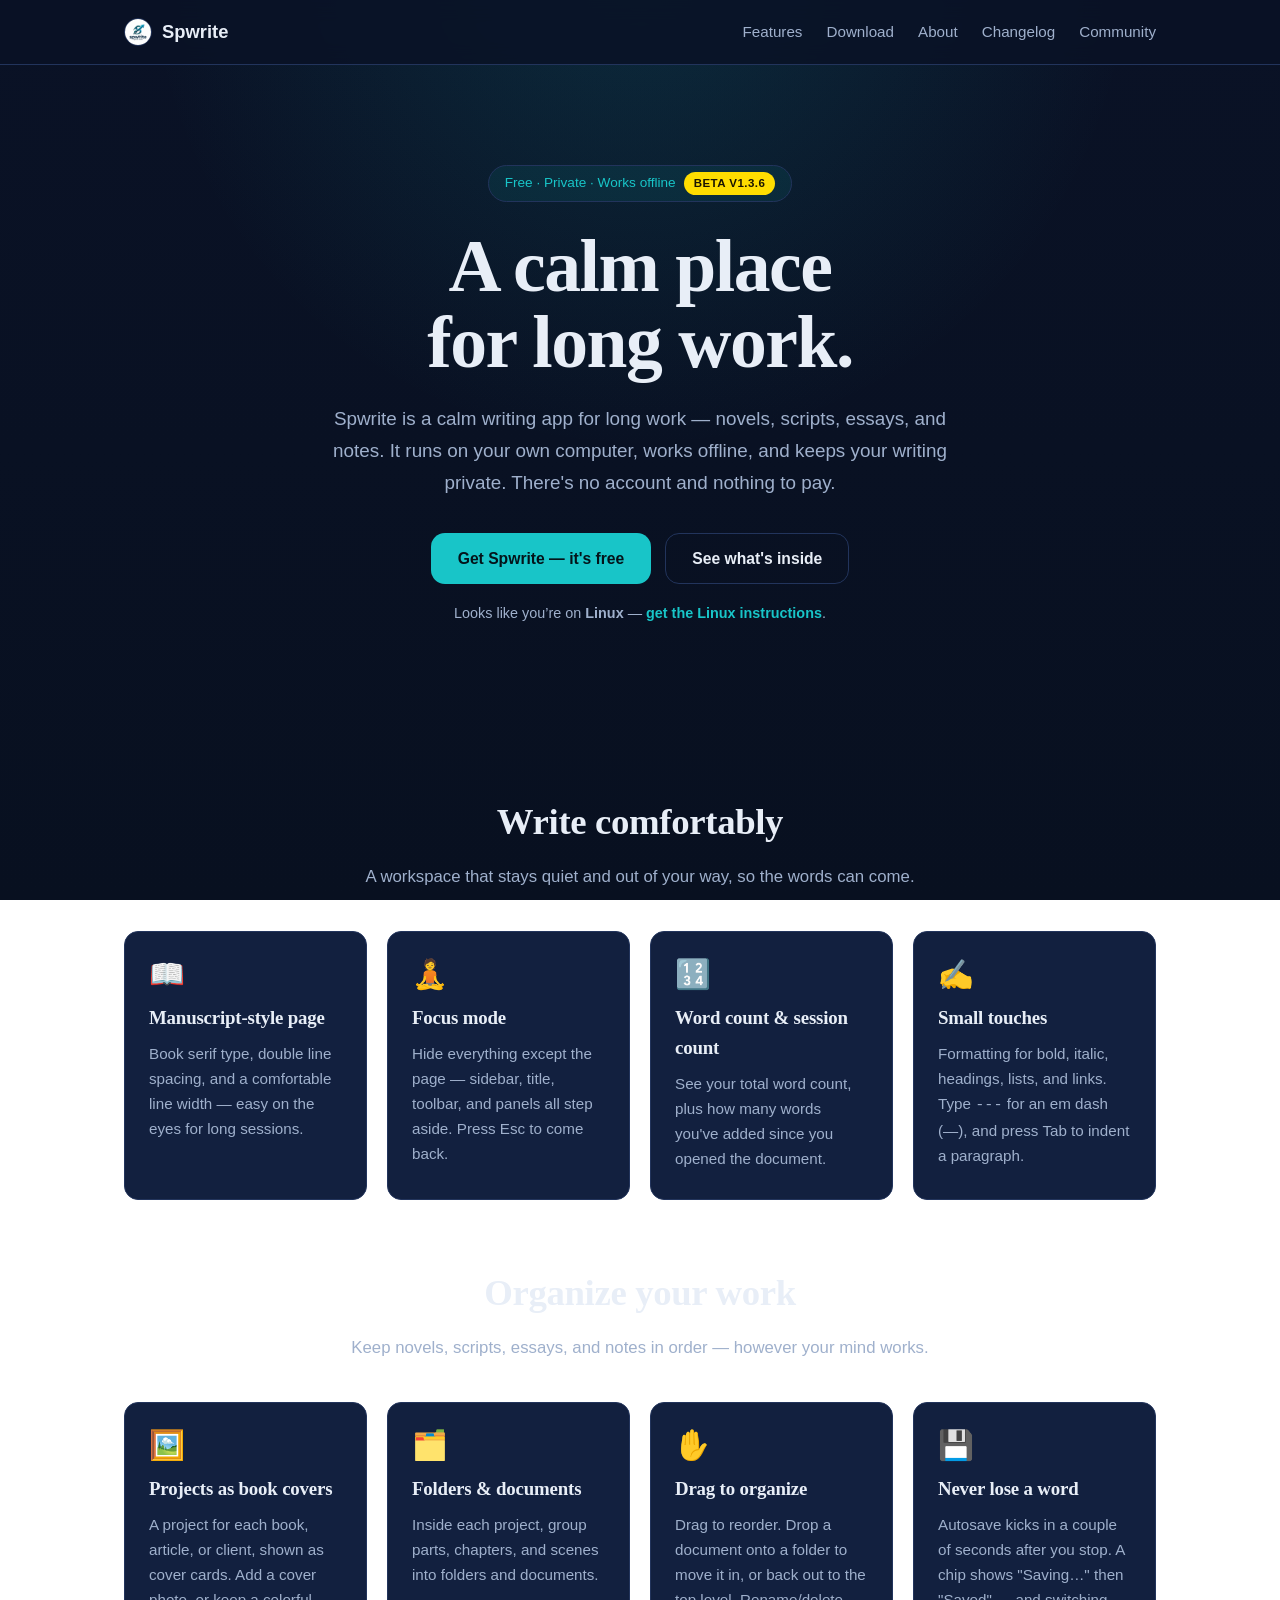
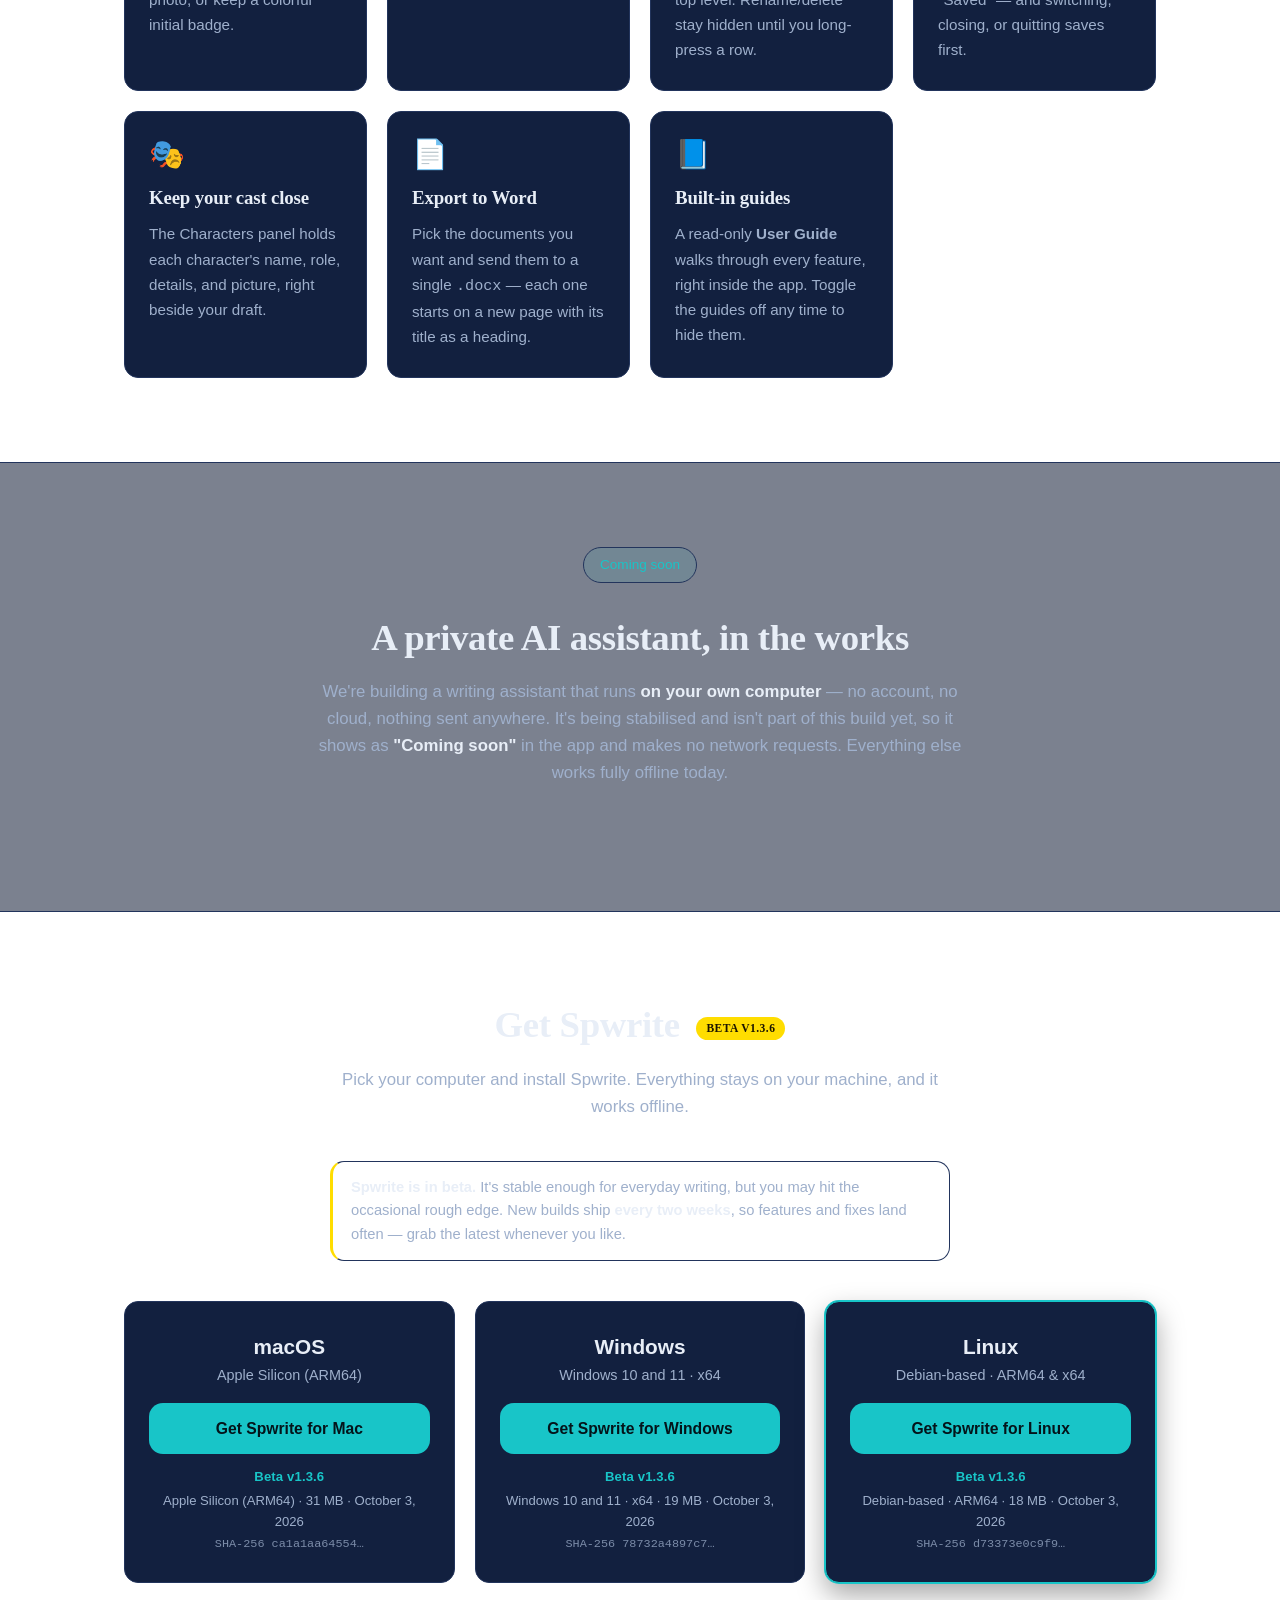
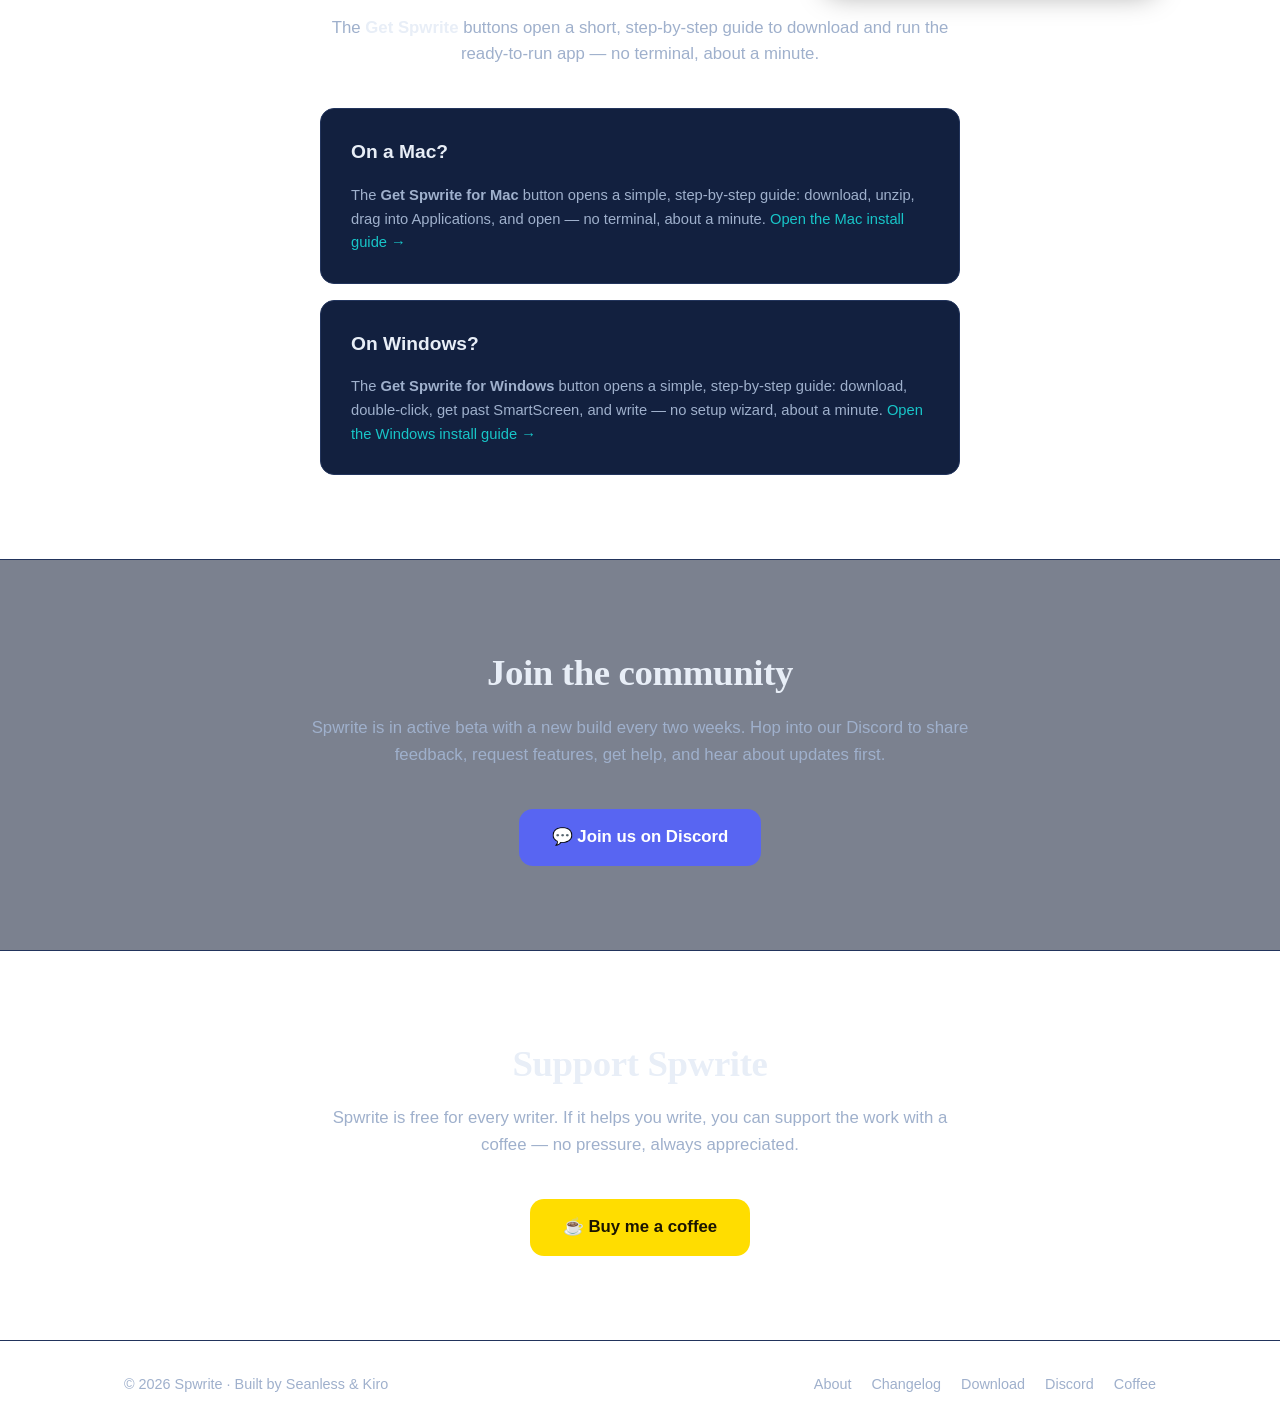
<file: index.html>
<!DOCTYPE html>
<html lang="en">
<head>
  <meta charset="UTF-8" />
  <meta name="viewport" content="width=device-width, initial-scale=1.0" />
  <title>Spwrite — A calm writing app for long work</title>
  <meta name="description" content="Spwrite is a calm writing app for long work: novels, scripts, essays and notes. It runs on your own computer, works offline, and keeps your writing private. No account, nothing to pay. For macOS, Windows, and Linux." />
  <link rel="icon" href="assets/spwrite_logo.png" type="image/png" />
  <link rel="stylesheet" href="styles.css" />
</head>
<body>
  <header class="nav">
    <div class="container nav-inner">
      <a class="brand" href="#top">
        <img src="assets/spwrite_logo.png" alt="Spwrite logo" width="28" height="28" />
        <span>Spwrite</span>
      </a>
      <button class="nav-toggle" aria-label="Menu" aria-expanded="false" aria-controls="nav-links">
        <span></span><span></span><span></span>
      </button>
      <nav class="nav-links" id="nav-links">
        <a href="#features">Features</a>
        <a href="#download">Download</a>
        <a href="about.html">About</a>
        <a href="changelog.html">Changelog</a>
        <a href="https://discord.gg/KCWfmqGCNy" target="_blank" rel="noopener">Community</a>
      </nav>
    </div>
  </header>

  <main id="top">
    <!-- Hero -->
    <section class="hero">
      <div class="container hero-inner">
        <span class="badge">Free · Private · Works offline<span class="beta-tag" data-app-version>Beta v1.3.6</span></span>
        <h1>A calm place<br />for long work.</h1>
        <p class="lead">
          Spwrite is a calm writing app for long work — novels, scripts, essays,
          and notes. It runs on your own computer, works offline, and keeps your
          writing private. There's no account and nothing to pay.
        </p>
        <div class="hero-actions">
          <a class="btn btn-primary" href="#download">Get Spwrite — it's free</a>
          <a class="btn btn-ghost" href="#features">See what's inside</a>
        </div>
        <p class="detected" id="detected"></p>
      </div>
    </section>

    <!-- Features -->
    <section id="features" class="section">
      <div class="container">
        <h2>Write comfortably</h2>
        <p class="section-sub">A workspace that stays quiet and out of your way, so the words can come.</p>
        <div class="grid">
          <div class="card">
            <div class="icon">📖</div>
            <h3>Manuscript-style page</h3>
            <p>Book serif type, double line spacing, and a comfortable line width — easy on the eyes for long sessions.</p>
          </div>
          <div class="card">
            <div class="icon">🧘</div>
            <h3>Focus mode</h3>
            <p>Hide everything except the page — sidebar, title, toolbar, and panels all step aside. Press Esc to come back.</p>
          </div>
          <div class="card">
            <div class="icon">🔢</div>
            <h3>Word count &amp; session count</h3>
            <p>See your total word count, plus how many words you've added since you opened the document.</p>
          </div>
          <div class="card">
            <div class="icon">✍️</div>
            <h3>Small touches</h3>
            <p>Formatting for bold, italic, headings, lists, and links. Type <code>---</code> for an em dash (—), and press Tab to indent a paragraph.</p>
          </div>
        </div>

        <h2 style="margin-top:64px;">Organize your work</h2>
        <p class="section-sub">Keep novels, scripts, essays, and notes in order — however your mind works.</p>
        <div class="grid">
          <div class="card">
            <div class="icon">🖼️</div>
            <h3>Projects as book covers</h3>
            <p>A project for each book, article, or client, shown as cover cards. Add a cover photo, or keep a colorful initial badge.</p>
          </div>
          <div class="card">
            <div class="icon">🗂️</div>
            <h3>Folders &amp; documents</h3>
            <p>Inside each project, group parts, chapters, and scenes into folders and documents.</p>
          </div>
          <div class="card">
            <div class="icon">✋</div>
            <h3>Drag to organize</h3>
            <p>Drag to reorder. Drop a document onto a folder to move it in, or back out to the top level. Rename/delete stay hidden until you long-press a row.</p>
          </div>
          <div class="card">
            <div class="icon">💾</div>
            <h3>Never lose a word</h3>
            <p>Autosave kicks in a couple of seconds after you stop. A chip shows "Saving…" then "Saved" — and switching, closing, or quitting saves first.</p>
          </div>
          <div class="card">
            <div class="icon">🎭</div>
            <h3>Keep your cast close</h3>
            <p>The Characters panel holds each character's name, role, details, and picture, right beside your draft.</p>
          </div>
          <div class="card">
            <div class="icon">📄</div>
            <h3>Export to Word</h3>
            <p>Pick the documents you want and send them to a single <code>.docx</code> — each one starts on a new page with its title as a heading.</p>
          </div>
          <div class="card">
            <div class="icon">📘</div>
            <h3>Built-in guides</h3>
            <p>A read-only <strong>User Guide</strong> walks through every feature, right inside the app. Toggle the guides off any time to hide them.</p>
          </div>
        </div>
      </div>
    </section>

    <!-- AI assistant — coming soon -->
    <section id="ai" class="section section-alt">
      <div class="container support">
        <span class="badge">Coming soon</span>
        <h2>A private AI assistant, in the works</h2>
        <p class="section-sub">
          We're building a writing assistant that runs <strong>on your own computer</strong> —
          no account, no cloud, nothing sent anywhere. It's being stabilised and isn't
          part of this build yet, so it shows as <strong>"Coming soon"</strong> in the app
          and makes no network requests. Everything else works fully offline today.
        </p>
      </div>
    </section>

    <!-- Download / Get it -->
    <section id="download" class="section">
      <div class="container">
        <h2>Get Spwrite <span class="beta-tag" data-app-version>Beta v1.3.6</span></h2>
        <p class="section-sub">
          Pick your computer and install Spwrite. Everything stays on your machine,
          and it works offline.
        </p>

        <p class="beta-note">
          <strong>Spwrite is in beta.</strong> It's stable enough for everyday writing,
          but you may hit the occasional rough edge. New builds ship
          <strong>every two weeks</strong>, so features and fixes land often — grab the
          latest whenever you like.
        </p>

        <!-- Mobile notice: shown only on phones/tablets via script.js -->
        <div class="mobile-notice" id="mobile-notice" hidden>
          <div class="mobile-notice-icon">💻</div>
          <h3>Spwrite is a desktop app</h3>
          <p>
            Spwrite runs on <strong>Mac</strong> and <strong>Windows</strong> computers,
            not phones or tablets. Open this page on your computer to download and install it.
          </p>
          <button type="button" class="btn btn-ghost" id="show-downloads-anyway">
            Show downloads anyway
          </button>
        </div>

        <div class="download-grid" id="download-grid">
          <div class="dl-card" data-os="mac" data-release="mac">
            <div class="dl-os">macOS</div>
            <p class="dl-desc">Apple Silicon (ARM64)</p>
            <a class="btn btn-primary btn-block" href="mac.html">Get Spwrite for Mac</a>
            <div class="dl-meta"></div>
          </div>

          <div class="dl-card" data-os="windows" data-release="windows">
            <div class="dl-os">Windows</div>
            <p class="dl-desc">Windows 10 and 11 · x64</p>
            <a class="btn btn-primary btn-block" href="windows.html">Get Spwrite for Windows</a>
            <div class="dl-meta"></div>
          </div>

          <div class="dl-card" data-os="linux" data-release="linux">
            <div class="dl-os">Linux</div>
            <p class="dl-desc">Debian-based · ARM64 &amp; x64</p>
            <a class="btn btn-primary btn-block" href="linux.html">Get Spwrite for Linux</a>
            <div class="dl-meta"></div>
          </div>
        </div>

        <p class="section-sub" style="margin-top:32px;">
          The <strong>Get Spwrite</strong> buttons open a short, step-by-step guide to
          download and run the ready-to-run app — no terminal, about a minute.
        </p>

        <!-- Open on Mac -->
        <div class="open-guide">
          <h3>On a Mac?</h3>
          <p class="tip-note" style="border:0;padding-top:0;margin-top:0;">
            The <strong>Get Spwrite for Mac</strong> button opens a simple,
            step-by-step guide: download, unzip, drag into Applications, and open —
            no terminal, about a minute. <a href="mac.html">Open the Mac install guide →</a>
          </p>
        </div>

        <!-- Open on Windows -->
        <div class="open-guide" style="margin-top:16px;">
          <h3>On Windows?</h3>
          <p class="tip-note" style="border:0;padding-top:0;margin-top:0;">
            The <strong>Get Spwrite for Windows</strong> button opens a simple,
            step-by-step guide: download, double-click, get past SmartScreen, and
            write — no setup wizard, about a minute.
            <a href="windows.html">Open the Windows install guide →</a>
          </p>
        </div>
      </div>
    </section>

    <!-- Community -->
    <section id="community" class="section section-alt">
      <div class="container support">
        <h2>Join the community</h2>
        <p class="section-sub">
          Spwrite is in active beta with a new build every two weeks. Hop into our
          Discord to share feedback, request features, get help, and hear about updates
          first.
        </p>
        <a class="btn btn-discord" href="https://discord.gg/KCWfmqGCNy" target="_blank" rel="noopener">
          💬 Join us on Discord
        </a>
      </div>
    </section>

    <!-- Support -->
    <section id="support" class="section">
      <div class="container support">
        <h2>Support Spwrite</h2>
        <p class="section-sub">
          Spwrite is free for every writer. If it helps you write, you can support
          the work with a coffee — no pressure, always appreciated.
        </p>
        <a class="btn btn-coffee" href="https://buymeacoffee.com/seanless" target="_blank" rel="noopener">
          ☕ Buy me a coffee
        </a>
      </div>
    </section>
  </main>

  <footer class="footer">
    <div class="container footer-inner">
      <span>© <span id="year"></span> Spwrite · Built by Seanless &amp; Kiro</span>
      <div class="footer-links">
        <a href="about.html">About</a>
        <a href="changelog.html">Changelog</a>
        <a href="#download">Download</a>
        <a href="https://discord.gg/KCWfmqGCNy" target="_blank" rel="noopener">Discord</a>
        <a href="https://buymeacoffee.com/seanless" target="_blank" rel="noopener">Coffee</a>
      </div>
    </div>
  </footer>

  <script src="script.js"></script>
  <script src="release.js"></script>
  <script data-goatcounter="https://seanless.goatcounter.com/count"
          async src="//gc.zgo.at/count.js"></script>
</body>
</html>
</file>
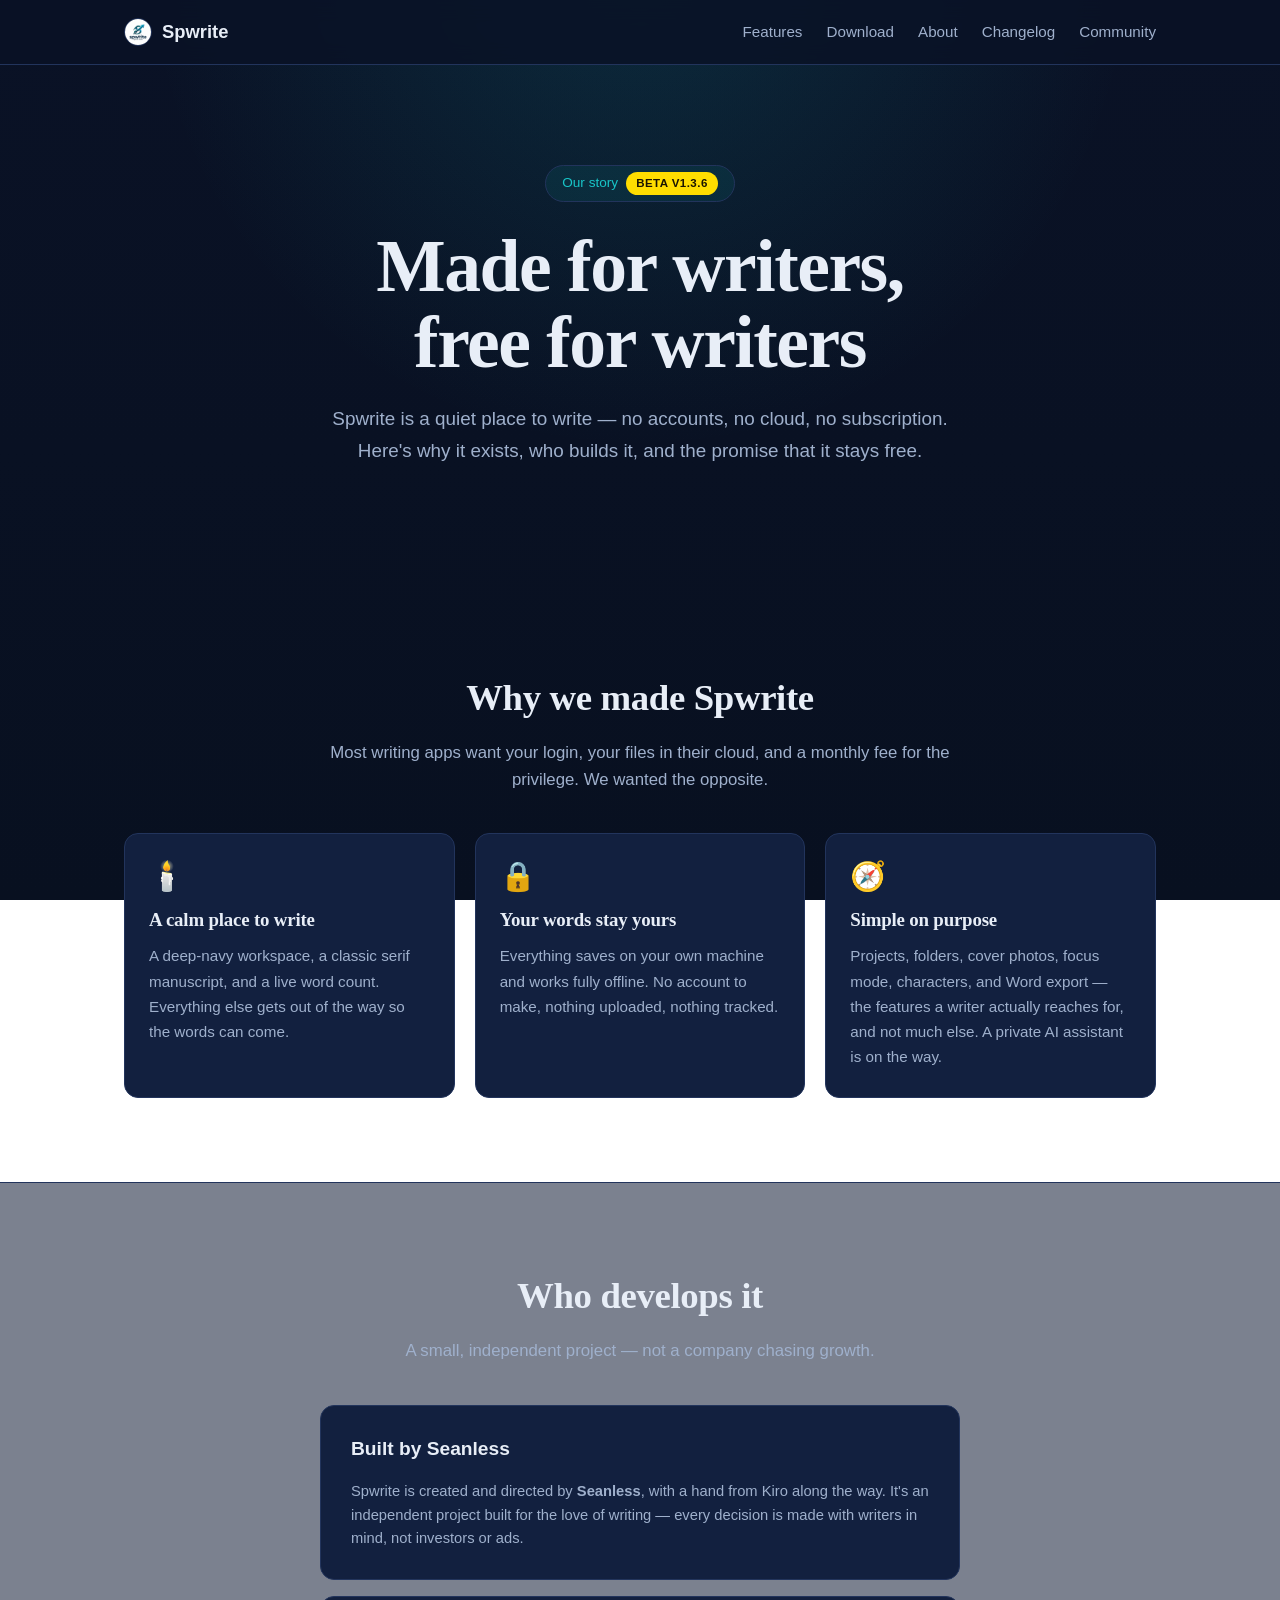
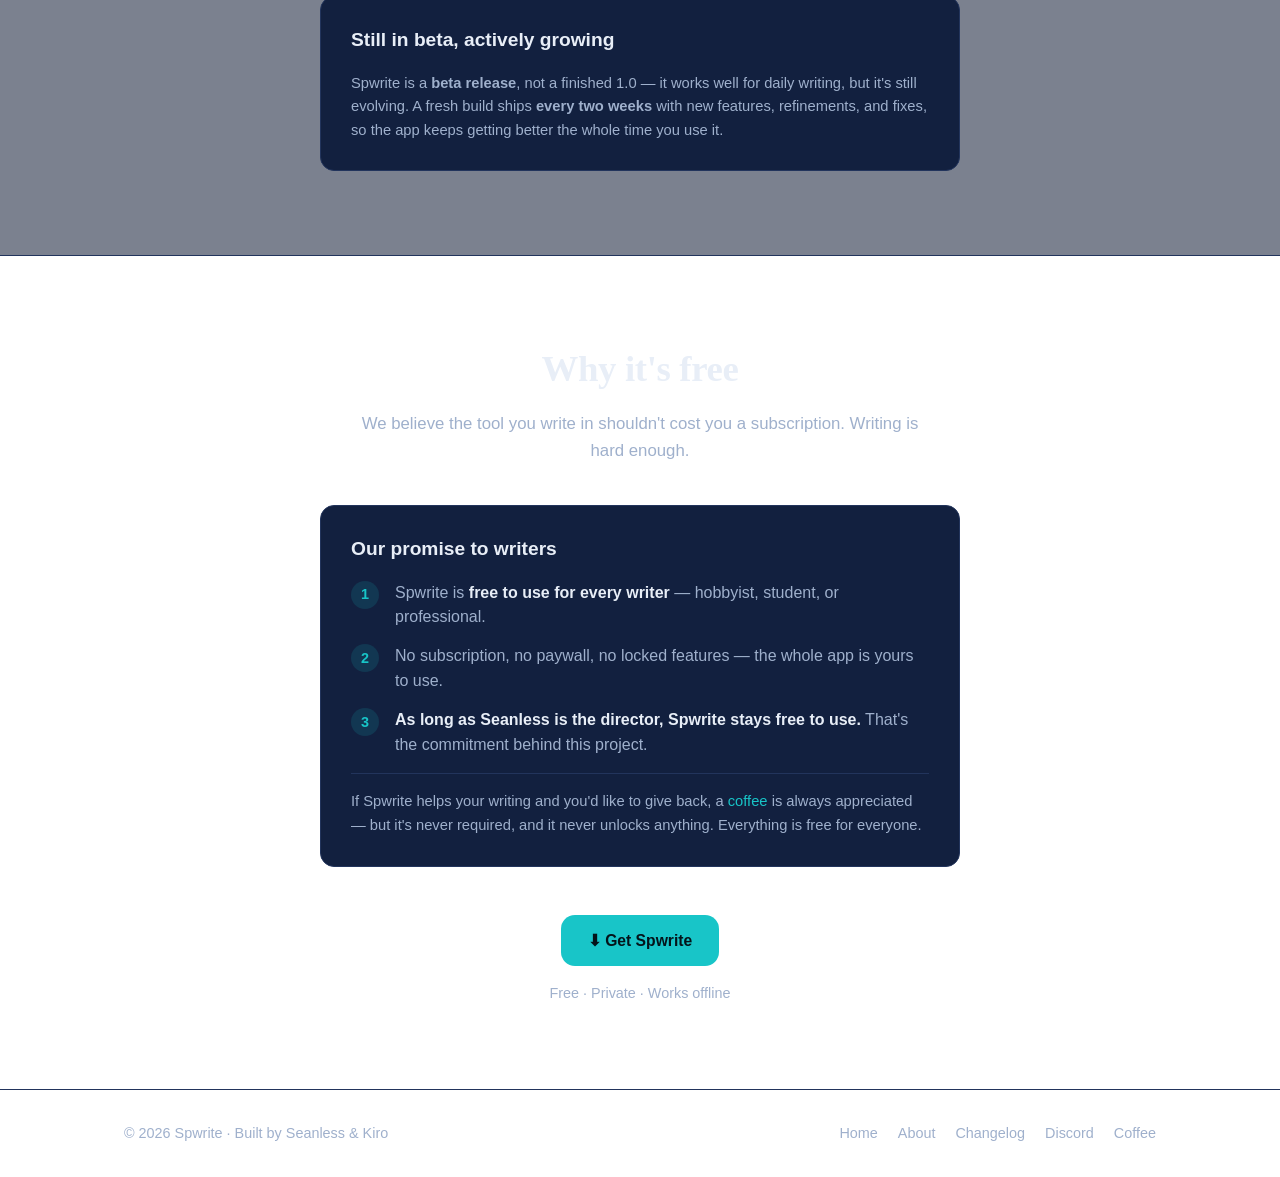
<file: about.html>
<!DOCTYPE html>
<html lang="en">
<head>
  <meta charset="UTF-8" />
  <meta name="viewport" content="width=device-width, initial-scale=1.0" />
  <title>About Spwrite — why it exists, who builds it, why it's free</title>
  <meta name="description" content="The story behind Spwrite: a distraction-free writing app made for writers, built by Seanless, and free to use for everyone." />
  <link rel="icon" href="assets/spwrite_logo.png" type="image/png" />
  <link rel="stylesheet" href="styles.css" />
</head>
<body>
  <header class="nav">
    <div class="container nav-inner">
      <a class="brand" href="index.html">
        <img src="assets/spwrite_logo.png" alt="Spwrite logo" width="28" height="28" />
        <span>Spwrite</span>
      </a>
      <button class="nav-toggle" aria-label="Menu" aria-expanded="false" aria-controls="nav-links">
        <span></span><span></span><span></span>
      </button>
      <nav class="nav-links" id="nav-links">
        <a href="index.html#features">Features</a>
        <a href="index.html#download">Download</a>
        <a href="about.html">About</a>
        <a href="changelog.html">Changelog</a>
        <a href="https://discord.gg/KCWfmqGCNy" target="_blank" rel="noopener">Community</a>
      </nav>
    </div>
  </header>

  <main id="top">
    <!-- Hero -->
    <section class="hero">
      <div class="container hero-inner">
        <span class="badge">Our story<span class="beta-tag" data-app-version>Beta v1.3.6</span></span>
        <h1>Made for writers,<br />free for writers</h1>
        <p class="lead">
          Spwrite is a quiet place to write — no accounts, no cloud, no subscription.
          Here's why it exists, who builds it, and the promise that it stays free.
        </p>
      </div>
    </section>

    <!-- Why -->
    <section class="section">
      <div class="container">
        <h2>Why we made Spwrite</h2>
        <p class="section-sub">
          Most writing apps want your login, your files in their cloud, and a monthly fee
          for the privilege. We wanted the opposite.
        </p>
        <div class="grid">
          <div class="card">
            <div class="icon">🕯️</div>
            <h3>A calm place to write</h3>
            <p>A deep-navy workspace, a classic serif manuscript, and a live word count.
              Everything else gets out of the way so the words can come.</p>
          </div>
          <div class="card">
            <div class="icon">🔒</div>
            <h3>Your words stay yours</h3>
            <p>Everything saves on your own machine and works fully offline. No account to
              make, nothing uploaded, nothing tracked.</p>
          </div>
          <div class="card">
            <div class="icon">🧭</div>
            <h3>Simple on purpose</h3>
            <p>Projects, folders, cover photos, focus mode, characters, and Word export —
              the features a writer actually reaches for, and not much else. A private AI
              assistant is on the way.</p>
          </div>
        </div>
      </div>
    </section>

    <!-- Who -->
    <section class="section section-alt">
      <div class="container">
        <h2>Who develops it</h2>
        <p class="section-sub">A small, independent project — not a company chasing growth.</p>
        <div class="open-guide">
          <h3>Built by Seanless</h3>
          <p class="tip-note" style="border:0;padding-top:0;margin-top:0;">
            Spwrite is created and directed by <strong>Seanless</strong>, with a hand from
            Kiro along the way. It's an independent project built for the love of writing —
            every decision is made with writers in mind, not investors or ads.
          </p>
        </div>

        <div class="open-guide" style="margin-top:16px;">
          <h3>Still in beta, actively growing</h3>
          <p class="tip-note" style="border:0;padding-top:0;margin-top:0;">
            Spwrite is a <strong>beta release</strong>, not a finished 1.0 — it works well
            for daily writing, but it's still evolving. A fresh build ships
            <strong>every two weeks</strong> with new features, refinements, and fixes, so
            the app keeps getting better the whole time you use it.
          </p>
        </div>
      </div>
    </section>

    <!-- Free promise -->
    <section class="section">
      <div class="container">
        <h2>Why it's free</h2>
        <p class="section-sub">
          We believe the tool you write in shouldn't cost you a subscription. Writing is
          hard enough.
        </p>
        <div class="open-guide">
          <h3>Our promise to writers</h3>
          <ol class="open-steps">
            <li>Spwrite is <strong>free to use for every writer</strong> — hobbyist,
              student, or professional.</li>
            <li>No subscription, no paywall, no locked features — the whole app is yours to
              use.</li>
            <li><strong>As long as Seanless is the director, Spwrite stays free to use.</strong>
              That's the commitment behind this project.</li>
          </ol>
          <p class="tip-note">
            If Spwrite helps your writing and you'd like to give back, a
            <a href="https://buymeacoffee.com/seanless" target="_blank" rel="noopener">coffee</a>
            is always appreciated — but it's never required, and it never unlocks anything.
            Everything is free for everyone.
          </p>
        </div>

        <div class="support" style="margin-top:48px;">
          <a class="btn btn-primary" href="index.html#download">⬇ Get Spwrite</a>
          <p class="detected" style="margin-top:16px;">
            Free · Private · Works offline
          </p>
        </div>
      </div>
    </section>
  </main>

  <footer class="footer">
    <div class="container footer-inner">
      <span>© <span id="year"></span> Spwrite · Built by Seanless &amp; Kiro</span>
      <div class="footer-links">
        <a href="index.html">Home</a>
        <a href="about.html">About</a>
        <a href="changelog.html">Changelog</a>
        <a href="https://discord.gg/KCWfmqGCNy" target="_blank" rel="noopener">Discord</a>
        <a href="https://buymeacoffee.com/seanless" target="_blank" rel="noopener">Coffee</a>
      </div>
    </div>
  </footer>

  <script src="script.js"></script>
  <script data-goatcounter="https://seanless.goatcounter.com/count"
          async src="//gc.zgo.at/count.js"></script>
</body>
</html>
</file>
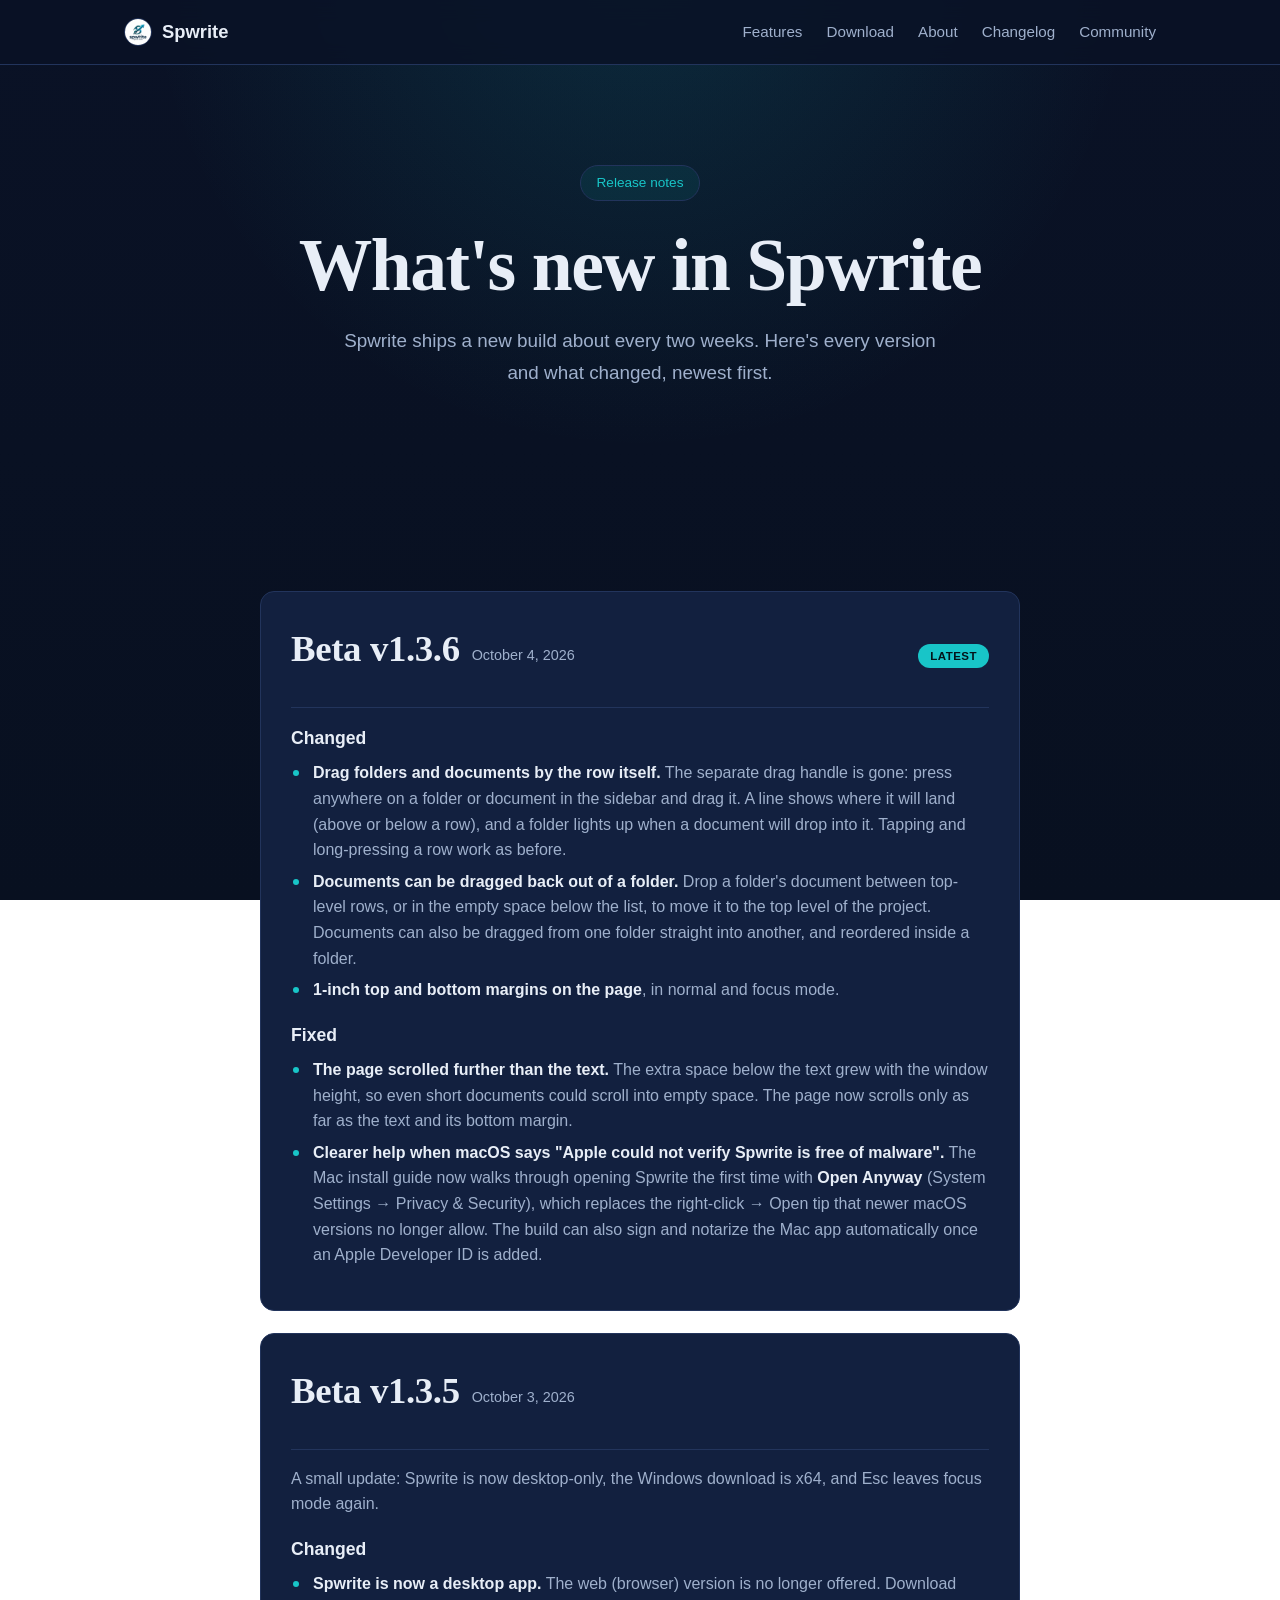
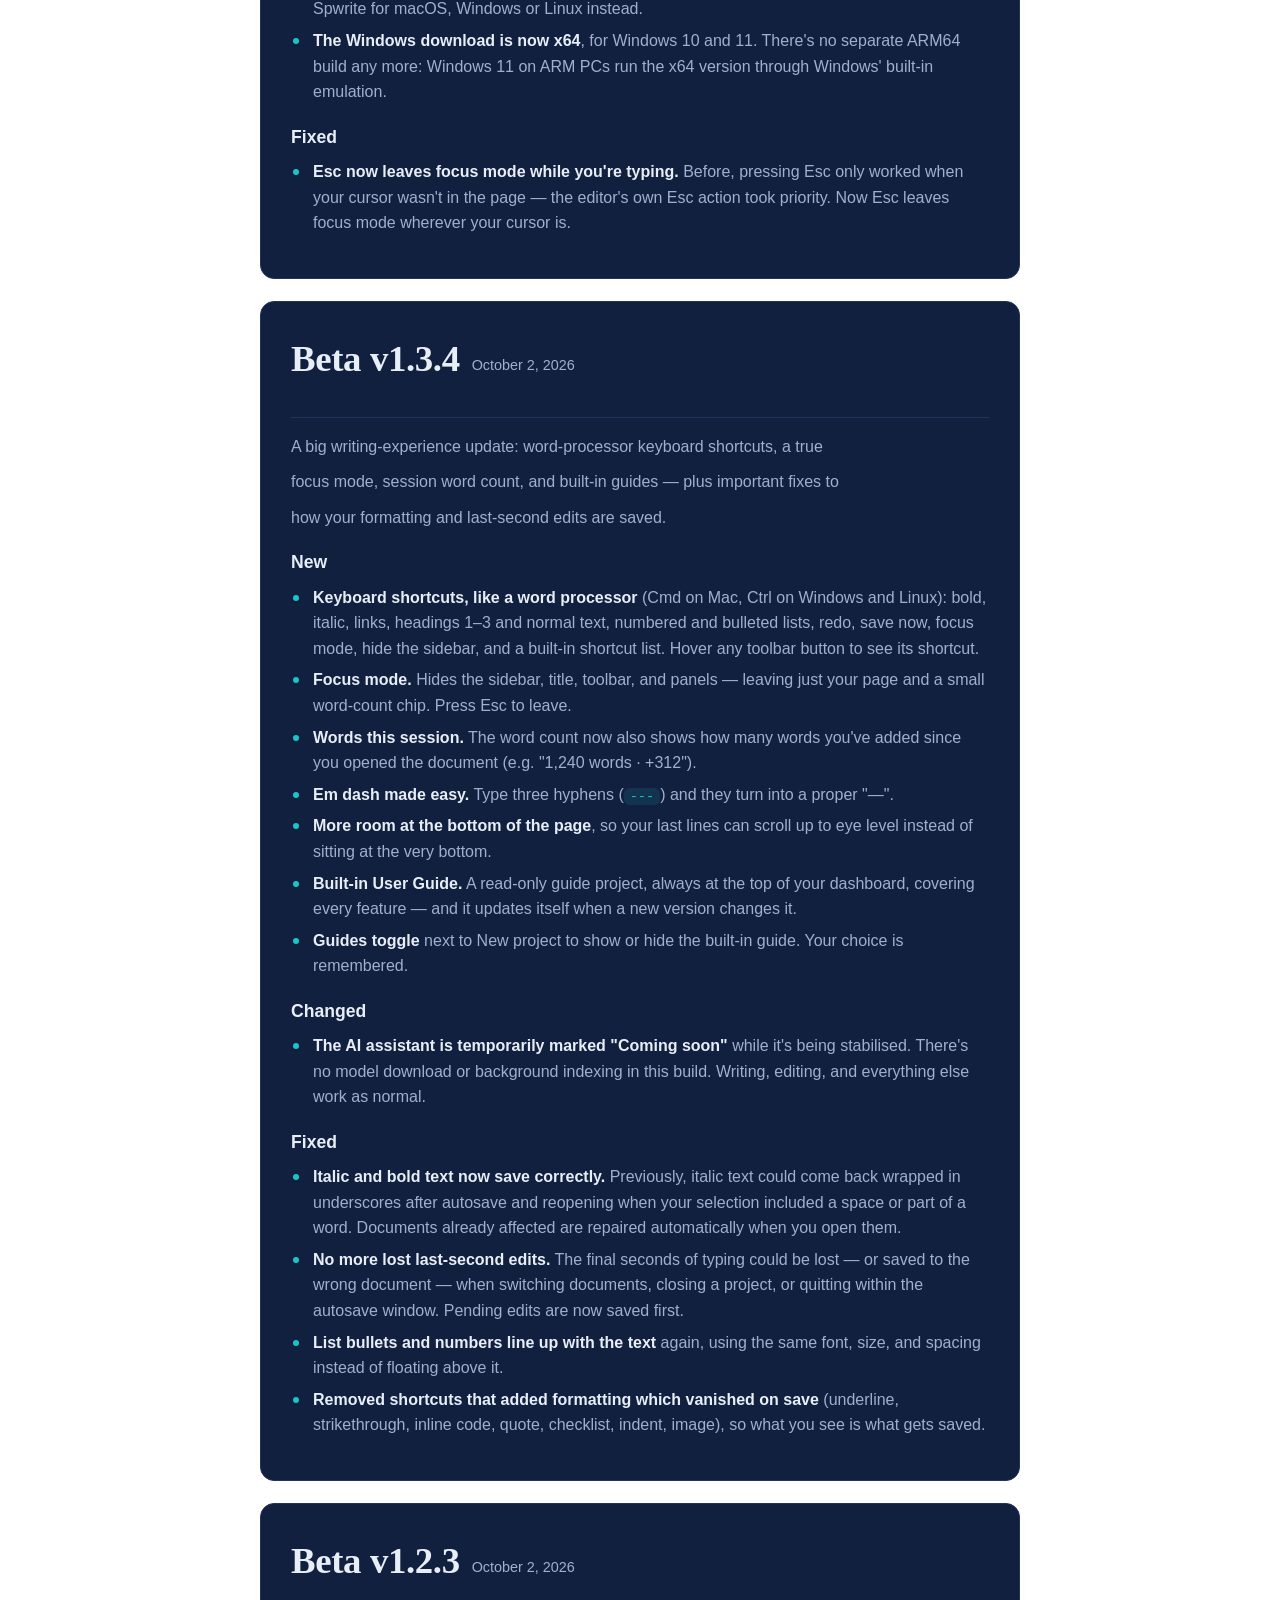
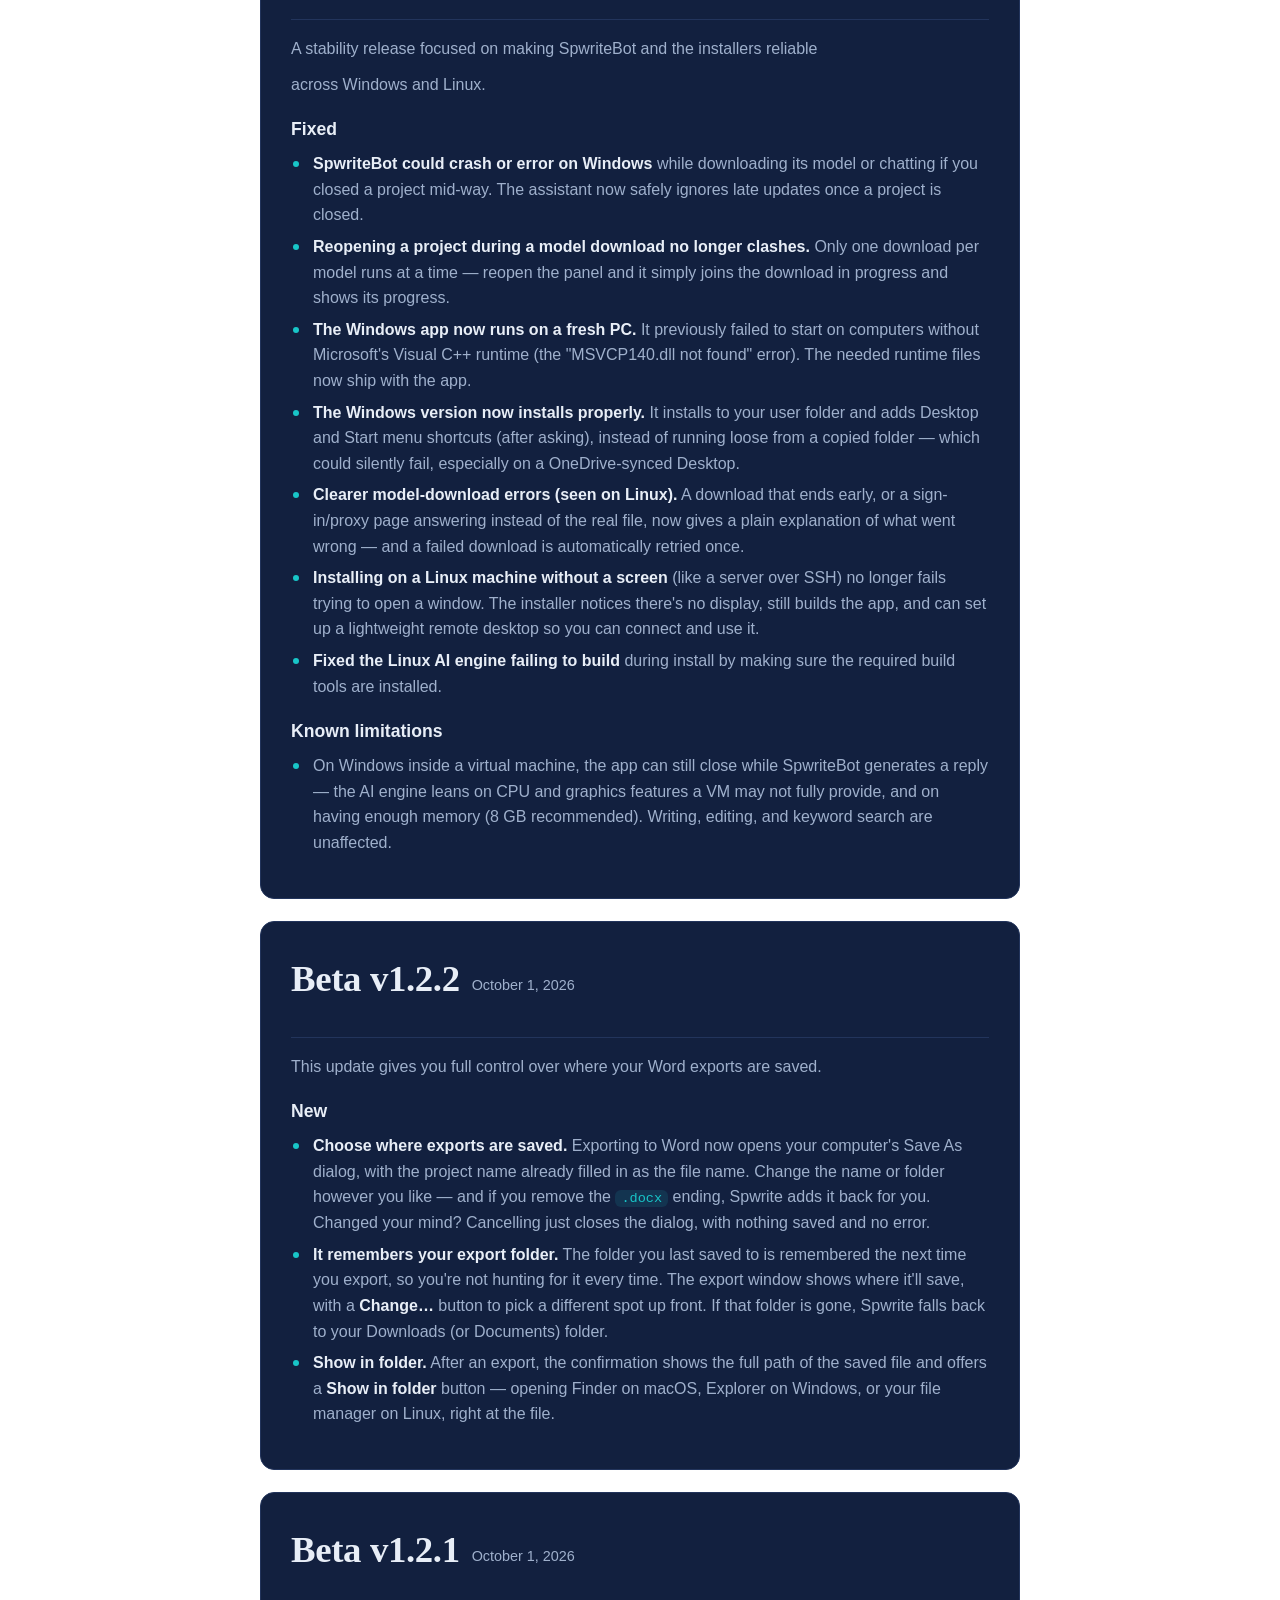
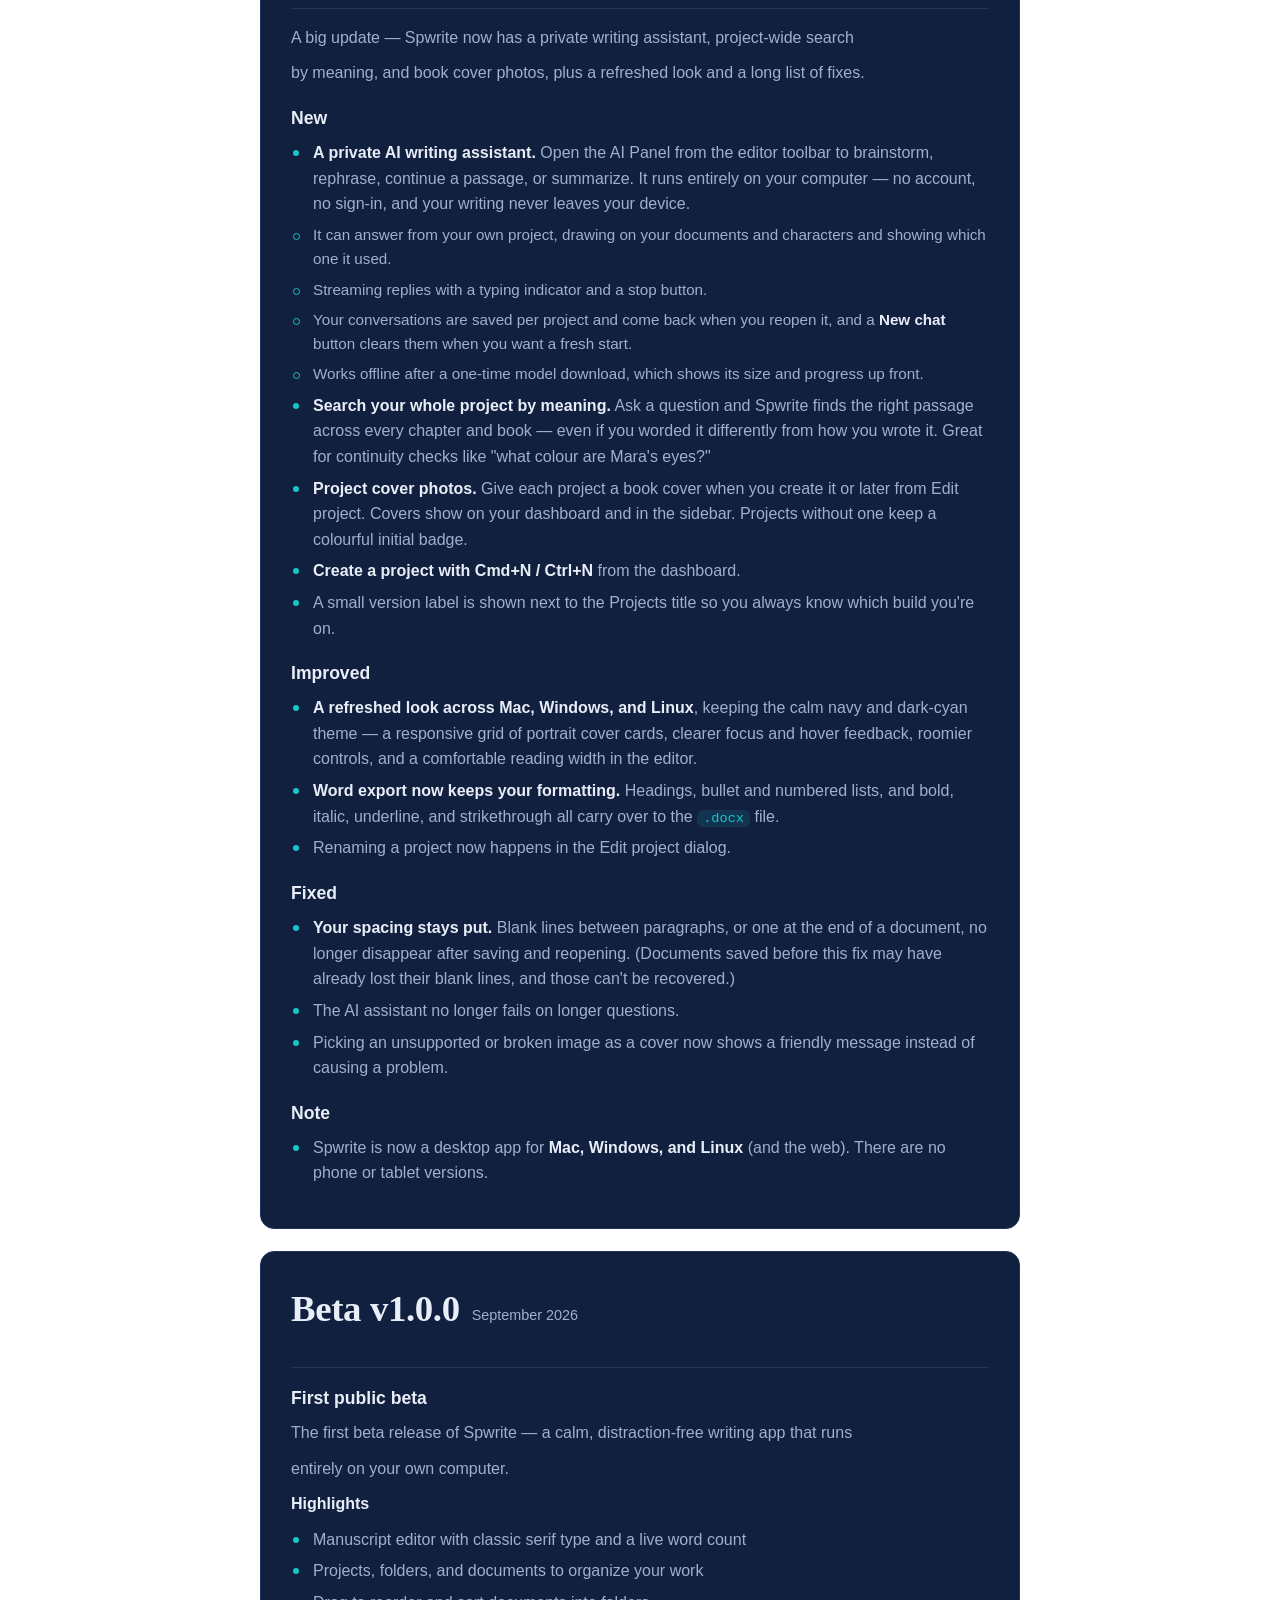
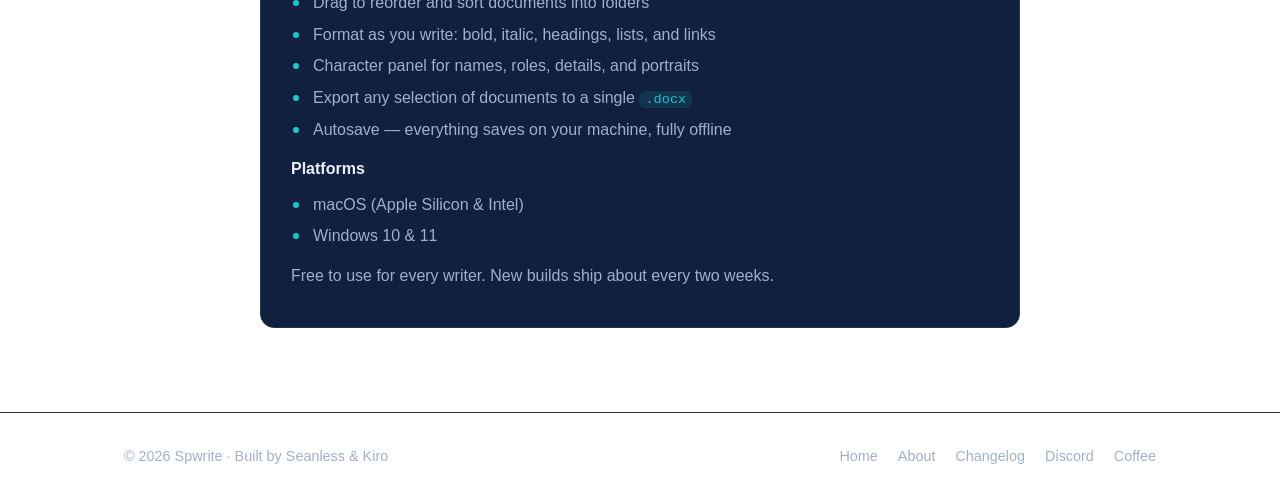
<file: changelog.html>
<!DOCTYPE html>
<html lang="en">
<head>
  <meta charset="UTF-8" />
  <meta name="viewport" content="width=device-width, initial-scale=1.0" />
  <title>Spwrite changelog — what's new in every release</title>
  <meta name="description" content="Release notes for Spwrite: every version and what changed, updated as new builds ship." />
  <link rel="icon" href="assets/spwrite_logo.png" type="image/png" />
  <link rel="stylesheet" href="styles.css" />
</head>
<body>
  <header class="nav">
    <div class="container nav-inner">
      <a class="brand" href="index.html">
        <img src="assets/spwrite_logo.png" alt="Spwrite logo" width="28" height="28" />
        <span>Spwrite</span>
      </a>
      <button class="nav-toggle" aria-label="Menu" aria-expanded="false" aria-controls="nav-links">
        <span></span><span></span><span></span>
      </button>
      <nav class="nav-links" id="nav-links">
        <a href="index.html#features">Features</a>
        <a href="index.html#download">Download</a>
        <a href="about.html">About</a>
        <a href="changelog.html">Changelog</a>
        <a href="https://discord.gg/KCWfmqGCNy" target="_blank" rel="noopener">Community</a>
      </nav>
    </div>
  </header>

  <main id="top">
    <!-- Hero -->
    <section class="hero">
      <div class="container hero-inner">
        <span class="badge">Release notes</span>
        <h1>What's new in Spwrite</h1>
        <p class="lead">
          Spwrite ships a new build about every two weeks. Here's every version and
          what changed, newest first.
        </p>
      </div>
    </section>

    <!-- Changelog -->
    <section class="section">
      <div class="container">
        <div id="changelog" class="changelog">
          <p class="changelog-status">Loading release notes…</p>
        </div>
      </div>
    </section>
  </main>

  <footer class="footer">
    <div class="container footer-inner">
      <span>© <span id="year"></span> Spwrite · Built by Seanless &amp; Kiro</span>
      <div class="footer-links">
        <a href="index.html">Home</a>
        <a href="about.html">About</a>
        <a href="changelog.html">Changelog</a>
        <a href="https://discord.gg/KCWfmqGCNy" target="_blank" rel="noopener">Discord</a>
        <a href="https://buymeacoffee.com/seanless" target="_blank" rel="noopener">Coffee</a>
      </div>
    </div>
  </footer>

  <script src="script.js"></script>
  <script src="changelog.js"></script>
  <script data-goatcounter="https://seanless.goatcounter.com/count"
          async src="//gc.zgo.at/count.js"></script>
</body>
</html>
</file>
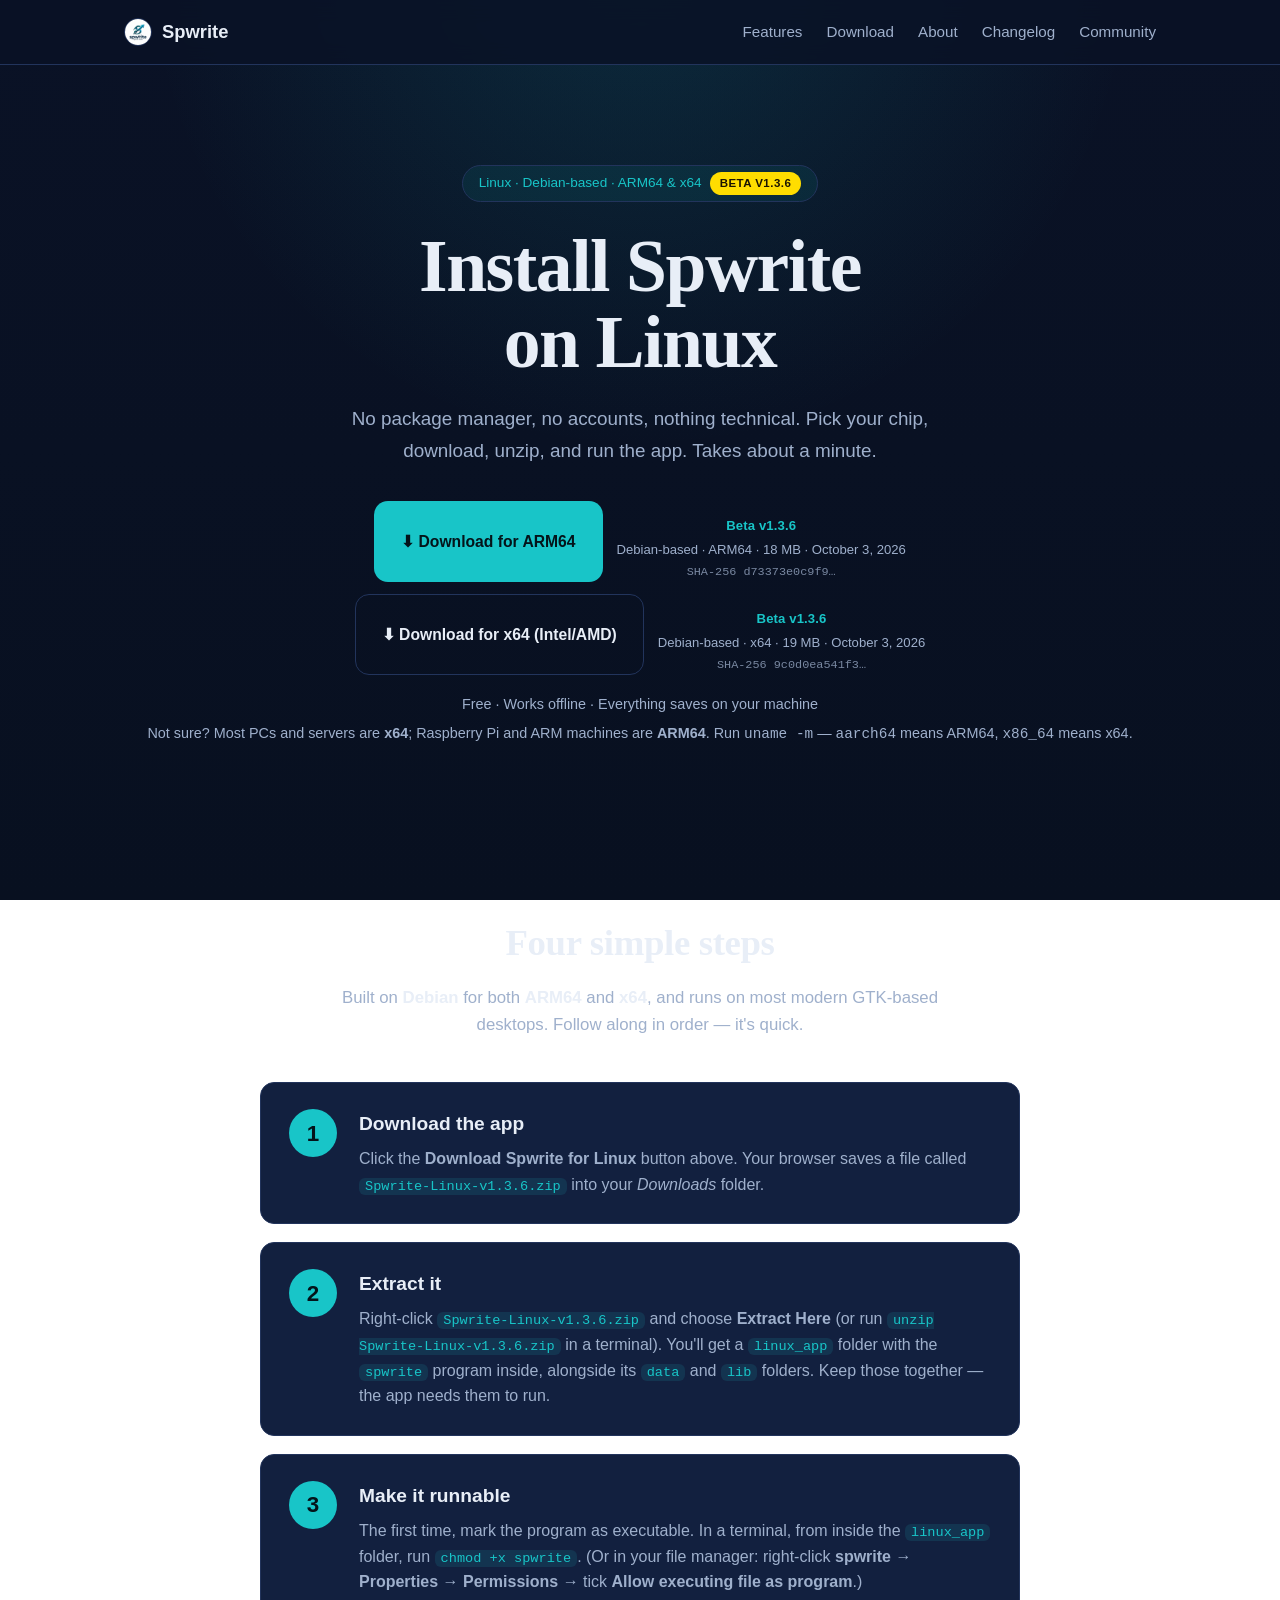
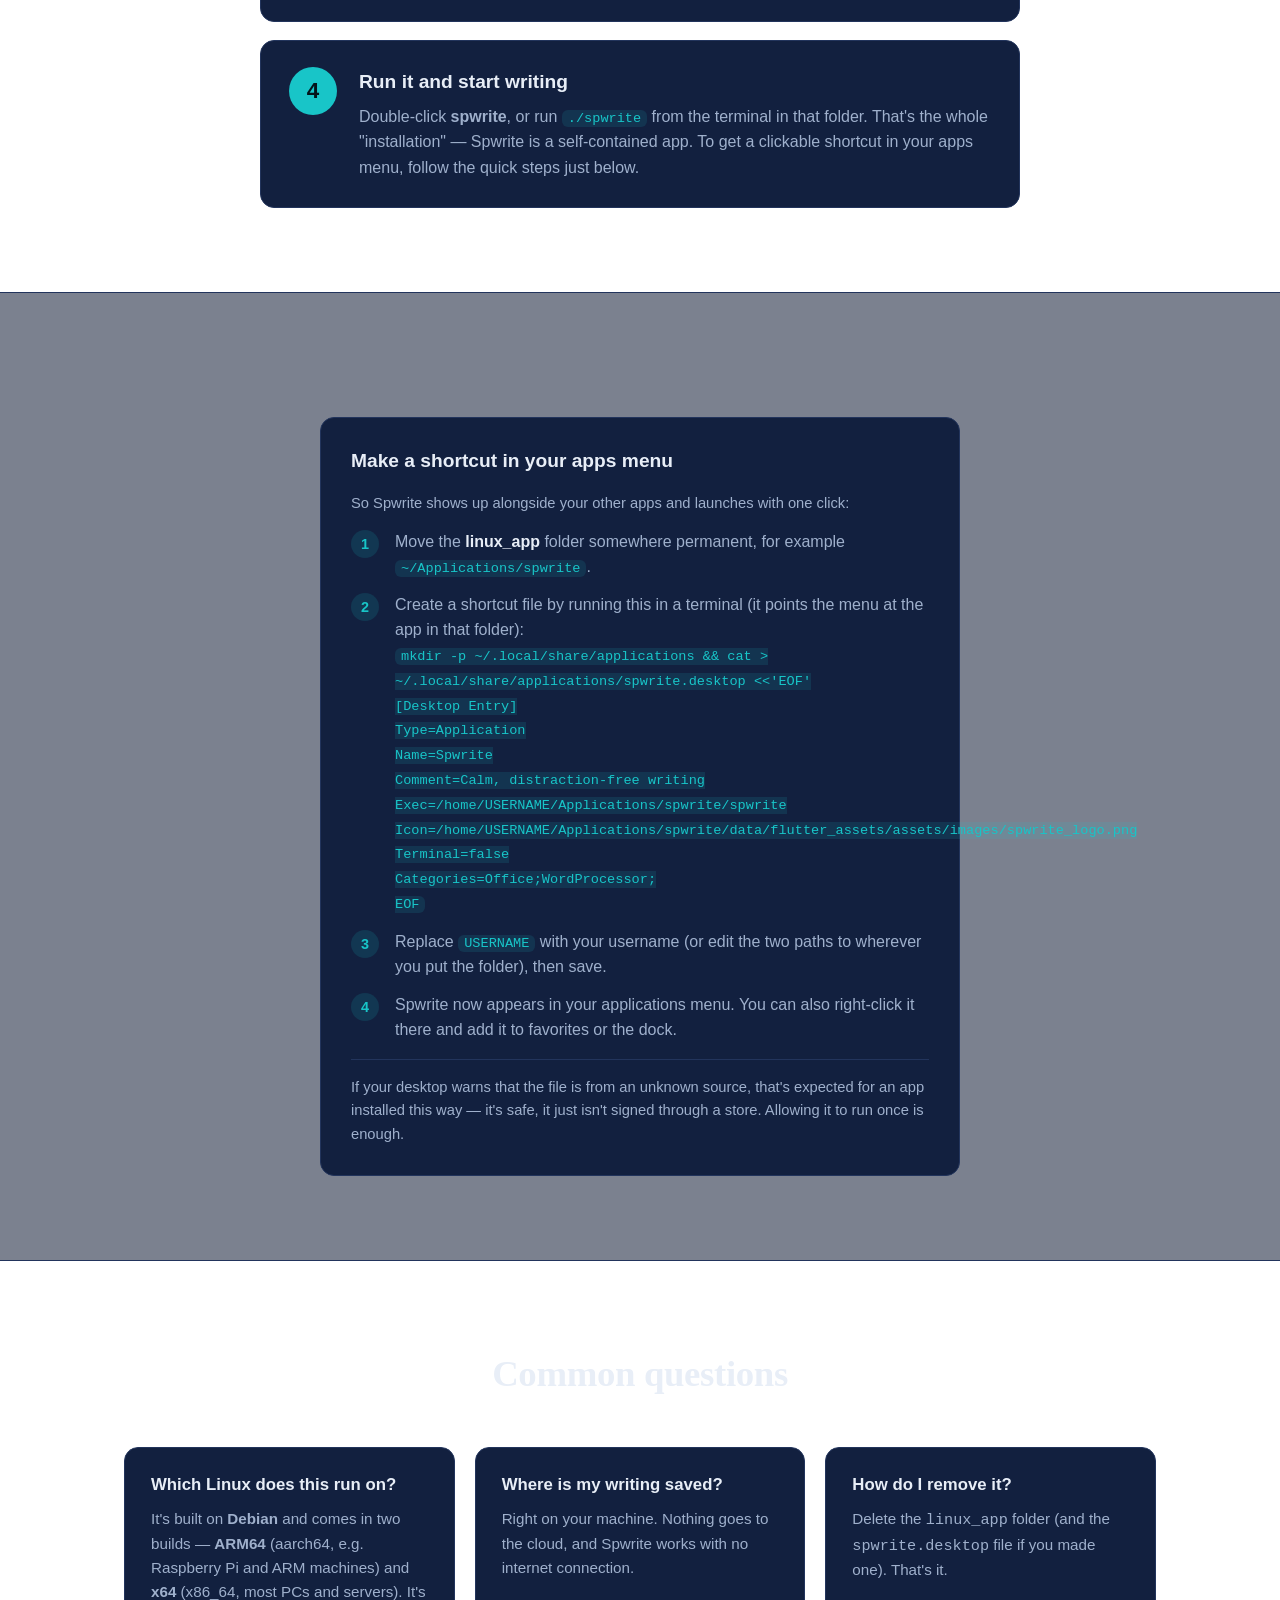
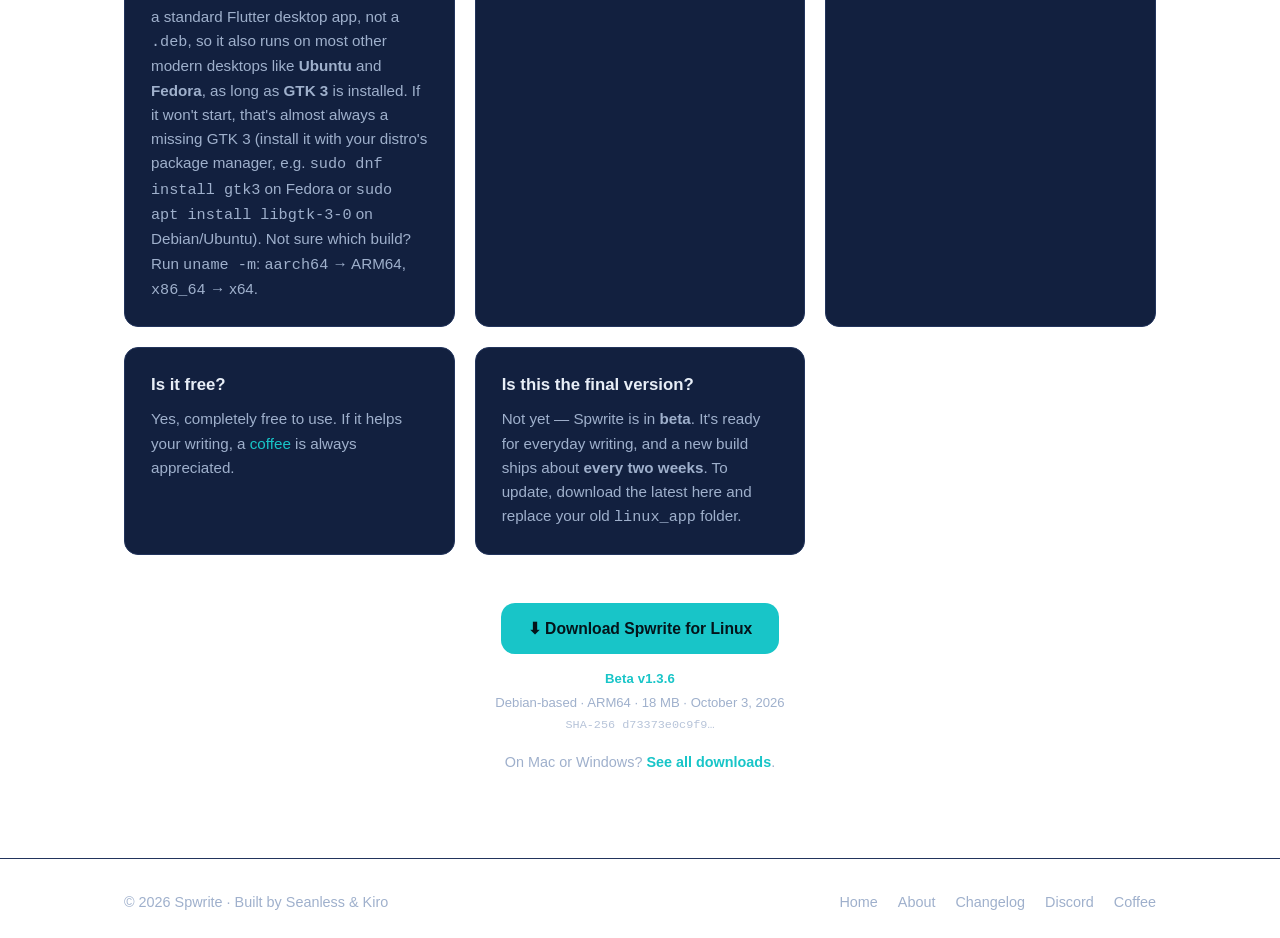
<file: linux.html>
<!DOCTYPE html>
<html lang="en">
<head>
  <meta charset="UTF-8" />
  <meta name="viewport" content="width=device-width, initial-scale=1.0" />
  <title>Install Spwrite on Linux — step by step</title>
  <meta name="description" content="A simple, no-jargon guide to installing Spwrite on Linux (ARM64 and x64): download, extract, make it executable, and start writing." />
  <link rel="icon" href="assets/spwrite_logo.png" type="image/png" />
  <link rel="stylesheet" href="styles.css" />
</head>
<body>
  <header class="nav">
    <div class="container nav-inner">
      <a class="brand" href="index.html">
        <img src="assets/spwrite_logo.png" alt="Spwrite logo" width="28" height="28" />
        <span>Spwrite</span>
      </a>
      <button class="nav-toggle" aria-label="Menu" aria-expanded="false" aria-controls="nav-links">
        <span></span><span></span><span></span>
      </button>
      <nav class="nav-links" id="nav-links">
        <a href="index.html#features">Features</a>
        <a href="index.html#download">Download</a>
        <a href="about.html">About</a>
        <a href="changelog.html">Changelog</a>
        <a href="https://discord.gg/KCWfmqGCNy" target="_blank" rel="noopener">Community</a>
      </nav>
    </div>
  </header>

  <main id="top">
    <!-- Hero -->
    <section class="hero">
      <div class="container hero-inner">
        <span class="badge">Linux · Debian-based · ARM64 &amp; x64<span class="beta-tag" data-platform-version="linux">Beta v1.3.6</span></span>
        <h1>Install Spwrite<br />on Linux</h1>
        <p class="lead">
          No package manager, no accounts, nothing technical. Pick your chip,
          download, unzip, and run the app. Takes about a minute.
        </p>
        <div class="hero-actions" data-release="linux">
          <a class="btn btn-primary dl-btn"
             href="downloads/Spwrite-Linux-v1.3.6.zip"
             download="Spwrite-Linux-v1.3.6.zip">⬇ Download for ARM64</a>
          <div class="dl-meta dl-meta-center"></div>
        </div>
        <div class="hero-actions" data-release="linux-x64" style="margin-top:12px;">
          <a class="btn btn-ghost dl-btn"
             href="downloads/Spwrite-Linux-x64-v1.3.6.zip"
             download="Spwrite-Linux-x64-v1.3.6.zip">⬇ Download for x64 (Intel/AMD)</a>
          <div class="dl-meta dl-meta-center"></div>
        </div>
        <p class="detected">Free · Works offline · Everything saves on your machine</p>
        <p class="detected" style="margin-top:6px;">Not sure? Most PCs and servers are
          <strong>x64</strong>; Raspberry Pi and ARM machines are <strong>ARM64</strong>.
          Run <code>uname -m</code> — <code>aarch64</code> means ARM64,
          <code>x86_64</code> means x64.</p>
      </div>
    </section>

    <!-- Steps -->
    <section class="section">
      <div class="container">
        <h2>Four simple steps</h2>
        <p class="section-sub">Built on <strong>Debian</strong> for both <strong>ARM64</strong> and <strong>x64</strong>, and runs on most modern GTK-based desktops. Follow along in order — it's quick.</p>

        <div class="guide-steps">
          <div class="guide-step">
            <div class="guide-num">1</div>
            <div class="guide-body">
              <h3>Download the app</h3>
              <p>Click the <strong>Download Spwrite for Linux</strong> button above. Your
                browser saves a file called <code>Spwrite-Linux-v1.3.6.zip</code> into your
                <em>Downloads</em> folder.</p>
            </div>
          </div>

          <div class="guide-step">
            <div class="guide-num">2</div>
            <div class="guide-body">
              <h3>Extract it</h3>
              <p>Right-click <code>Spwrite-Linux-v1.3.6.zip</code> and choose
                <strong>Extract Here</strong> (or run
                <code>unzip Spwrite-Linux-v1.3.6.zip</code> in a terminal). You'll get a
                <code>linux_app</code> folder with the <code>spwrite</code> program inside,
                alongside its <code>data</code> and <code>lib</code> folders. Keep those
                together — the app needs them to run.</p>
            </div>
          </div>

          <div class="guide-step">
            <div class="guide-num">3</div>
            <div class="guide-body">
              <h3>Make it runnable</h3>
              <p>The first time, mark the program as executable. In a terminal, from inside
                the <code>linux_app</code> folder, run
                <code>chmod +x spwrite</code>. (Or in your file manager: right-click
                <strong>spwrite</strong> → <strong>Properties</strong> →
                <strong>Permissions</strong> → tick <strong>Allow executing file as
                program</strong>.)</p>
            </div>
          </div>

          <div class="guide-step">
            <div class="guide-num">4</div>
            <div class="guide-body">
              <h3>Run it and start writing</h3>
              <p>Double-click <strong>spwrite</strong>, or run <code>./spwrite</code> from
                the terminal in that folder. That's the whole "installation" — Spwrite is a
                self-contained app. To get a clickable shortcut in your apps menu, follow
                the quick steps just below.</p>
            </div>
          </div>
        </div>
      </div>
    </section>

    <!-- Desktop entry tip -->
    <section class="section section-alt">
      <div class="container">
        <div class="open-guide">
          <h3>Make a shortcut in your apps menu</h3>
          <p class="tip-note" style="border:0;padding-top:0;margin-top:0;">
            So Spwrite shows up alongside your other apps and launches with one click:
          </p>
          <ol class="open-steps" style="margin-top:14px;">
            <li>Move the <strong>linux_app</strong> folder somewhere permanent, for example
              <code>~/Applications/spwrite</code>.</li>
            <li>Create a shortcut file by running this in a terminal (it points the menu at
              the app in that folder):
              <br />
              <code>mkdir -p ~/.local/share/applications &amp;&amp; cat &gt; ~/.local/share/applications/spwrite.desktop &lt;&lt;'EOF'<br />[Desktop Entry]<br />Type=Application<br />Name=Spwrite<br />Comment=Calm, distraction-free writing<br />Exec=/home/USERNAME/Applications/spwrite/spwrite<br />Icon=/home/USERNAME/Applications/spwrite/data/flutter_assets/assets/images/spwrite_logo.png<br />Terminal=false<br />Categories=Office;WordProcessor;<br />EOF</code>
            </li>
            <li>Replace <code>USERNAME</code> with your username (or edit the two paths to
              wherever you put the folder), then save.</li>
            <li>Spwrite now appears in your applications menu. You can also right-click it
              there and add it to favorites or the dock.</li>
          </ol>
          <p class="tip-note">
            If your desktop warns that the file is from an unknown source, that's expected
            for an app installed this way — it's safe, it just isn't signed through a store.
            Allowing it to run once is enough.
          </p>
        </div>
      </div>
    </section>

    <!-- FAQ -->
    <section class="section">
      <div class="container">
        <h2>Common questions</h2>
        <div class="faq">
          <div class="faq-item">
            <h3>Which Linux does this run on?</h3>
            <p>It's built on <strong>Debian</strong> and comes in two builds —
              <strong>ARM64</strong> (aarch64, e.g. Raspberry Pi and ARM machines) and
              <strong>x64</strong> (x86_64, most PCs and servers). It's a standard Flutter
              desktop app, not a <code>.deb</code>, so it also runs on most other modern
              desktops like <strong>Ubuntu</strong> and <strong>Fedora</strong>, as long as
              <strong>GTK 3</strong> is installed. If it won't start, that's almost always a
              missing GTK 3 (install it with your distro's package manager, e.g.
              <code>sudo dnf install gtk3</code> on Fedora or
              <code>sudo apt install libgtk-3-0</code> on Debian/Ubuntu). Not sure which
              build? Run <code>uname -m</code>: <code>aarch64</code> → ARM64,
              <code>x86_64</code> → x64.</p>
          </div>
          <div class="faq-item">
            <h3>Where is my writing saved?</h3>
            <p>Right on your machine. Nothing goes to the cloud, and Spwrite works with no
              internet connection.</p>
          </div>
          <div class="faq-item">
            <h3>How do I remove it?</h3>
            <p>Delete the <code>linux_app</code> folder (and the
              <code>spwrite.desktop</code> file if you made one). That's it.</p>
          </div>
          <div class="faq-item">
            <h3>Is it free?</h3>
            <p>Yes, completely free to use. If it helps your writing, a
              <a href="https://buymeacoffee.com/seanless" target="_blank" rel="noopener">coffee</a>
              is always appreciated.</p>
          </div>
          <div class="faq-item">
            <h3>Is this the final version?</h3>
            <p>Not yet — Spwrite is in <strong>beta</strong>. It's ready for everyday
              writing, and a new build ships about <strong>every two weeks</strong>. To
              update, download the latest here and replace your old
              <code>linux_app</code> folder.</p>
          </div>
        </div>

        <div class="support" style="margin-top:48px;" data-release="linux">
          <a class="btn btn-primary dl-btn"
             href="downloads/Spwrite-Linux-v1.3.6.zip"
             download="Spwrite-Linux-v1.3.6.zip">⬇ Download Spwrite for Linux</a>
          <div class="dl-meta dl-meta-center"></div>
          <p class="detected" style="margin-top:16px;">
            On Mac or Windows? <a href="index.html#download">See all downloads</a>.
          </p>
        </div>
      </div>
    </section>
  </main>

  <footer class="footer">
    <div class="container footer-inner">
      <span>© <span id="year"></span> Spwrite · Built by Seanless &amp; Kiro</span>
      <div class="footer-links">
        <a href="index.html">Home</a>
        <a href="about.html">About</a>
        <a href="changelog.html">Changelog</a>
        <a href="https://discord.gg/KCWfmqGCNy" target="_blank" rel="noopener">Discord</a>
        <a href="https://buymeacoffee.com/seanless" target="_blank" rel="noopener">Coffee</a>
      </div>
    </div>
  </footer>

  <script src="script.js"></script>
  <script src="release.js"></script>
  <script data-goatcounter="https://seanless.goatcounter.com/count"
          async src="//gc.zgo.at/count.js"></script>
</body>
</html>
</file>
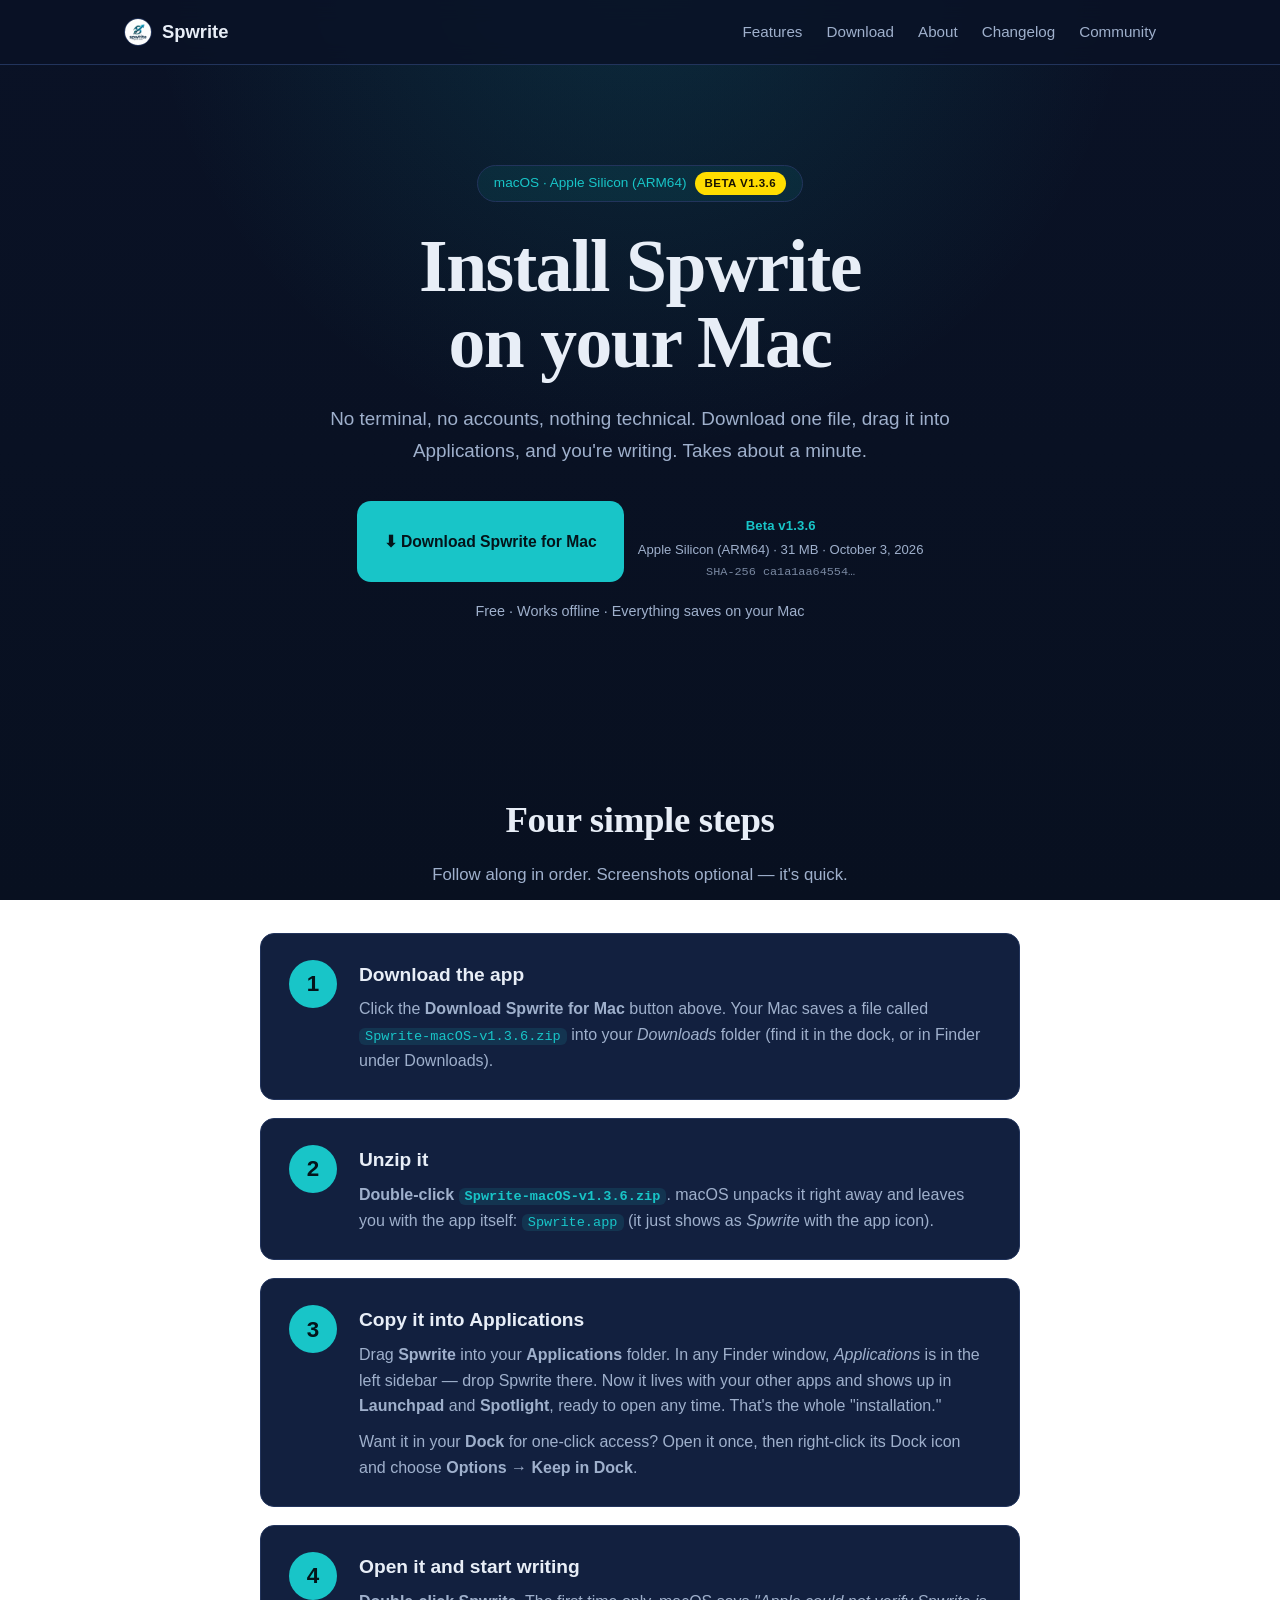
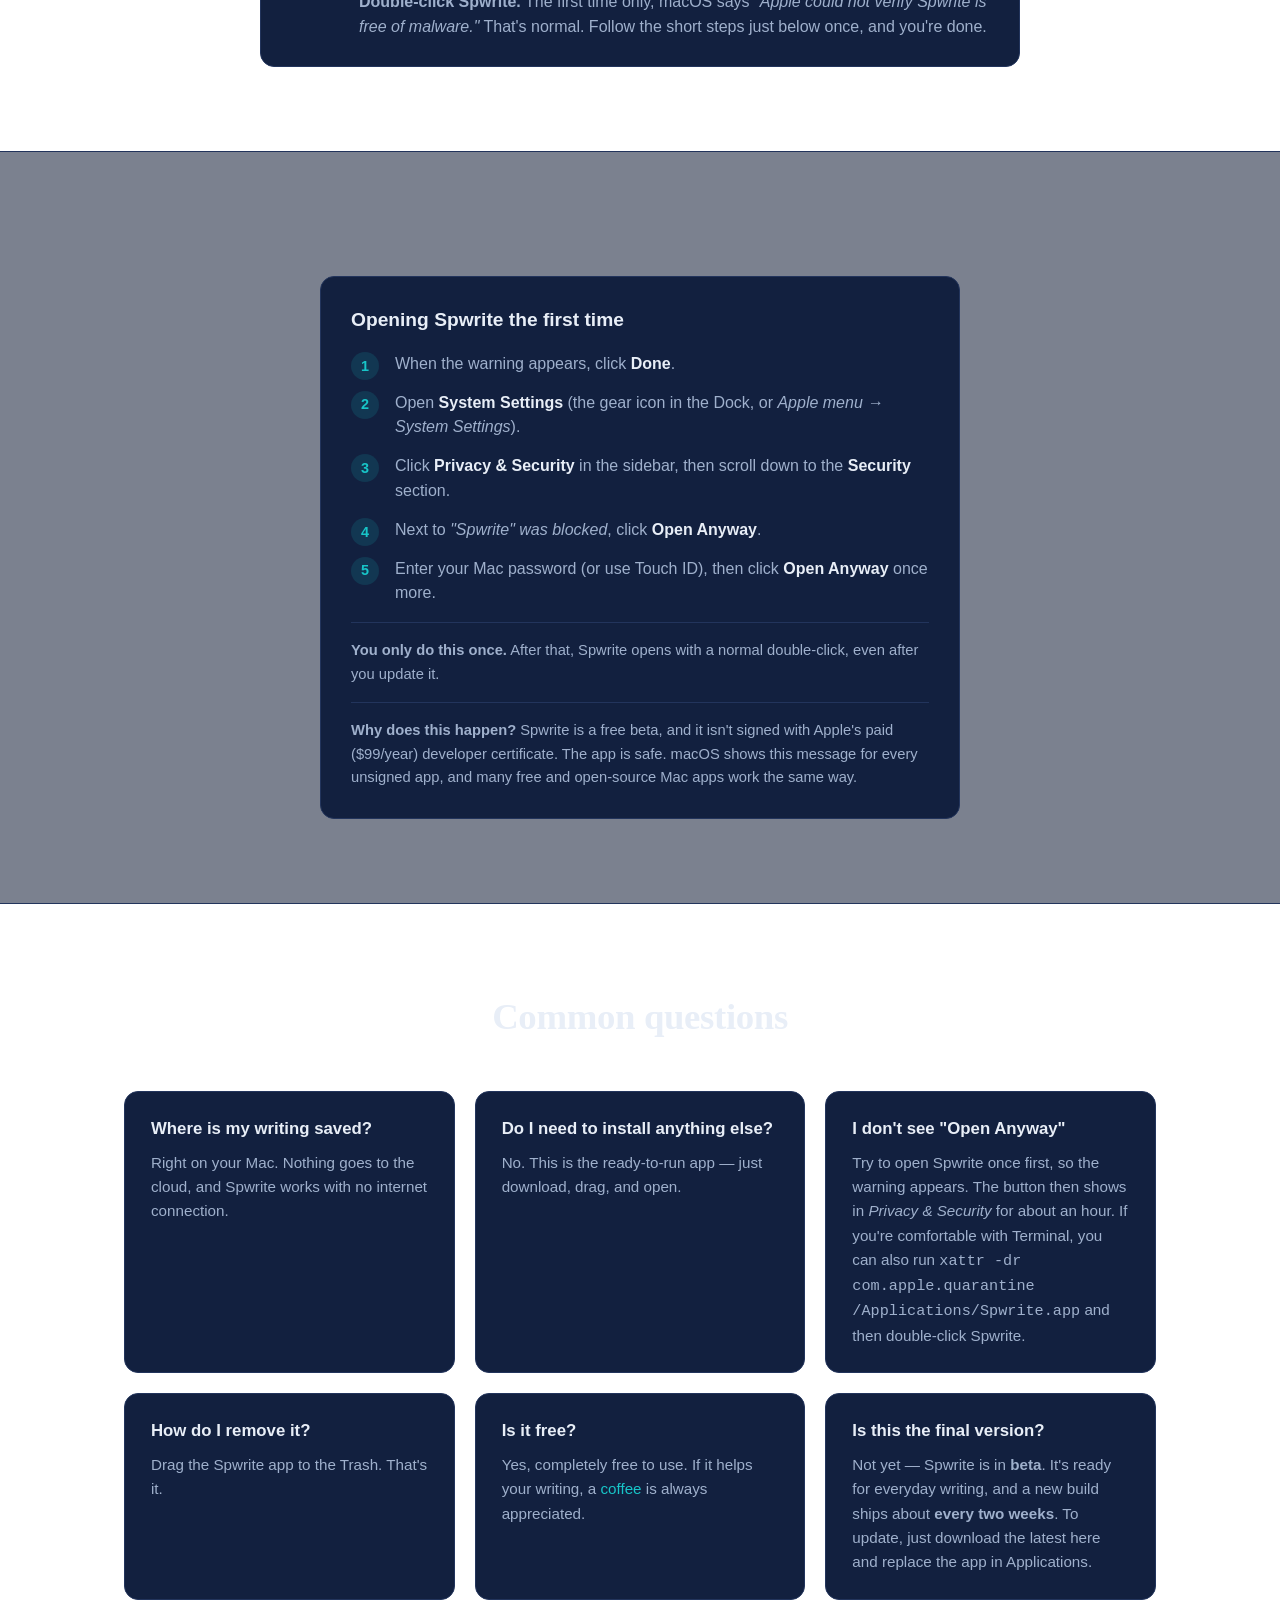
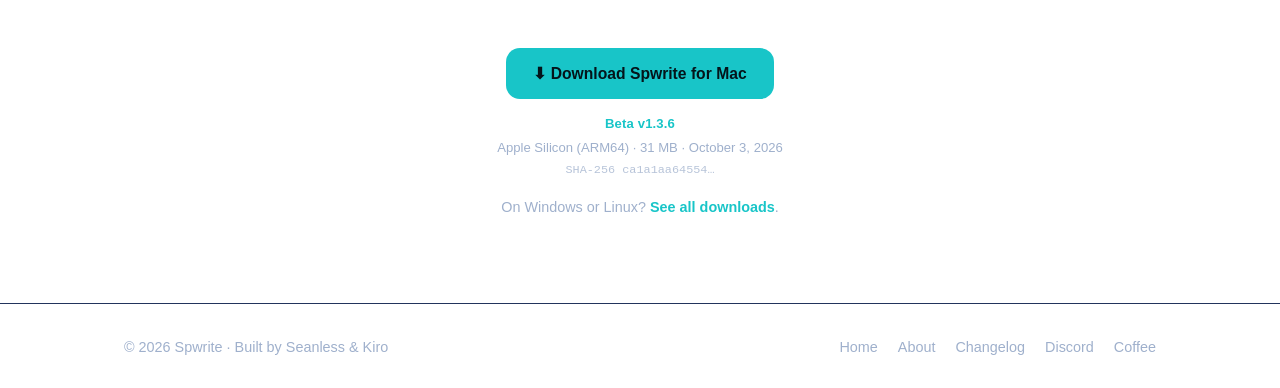
<file: mac.html>
<!DOCTYPE html>
<html lang="en">
<head>
  <meta charset="UTF-8" />
  <meta name="viewport" content="width=device-width, initial-scale=1.0" />
  <title>Install Spwrite on Mac — step by step</title>
  <meta name="description" content="A simple, no-jargon guide to installing Spwrite on your Mac: download, unzip, drag to Applications, and open it with Open Anyway the first time." />
  <link rel="icon" href="assets/spwrite_logo.png" type="image/png" />
  <link rel="stylesheet" href="styles.css" />
</head>
<body>
  <header class="nav">
    <div class="container nav-inner">
      <a class="brand" href="index.html">
        <img src="assets/spwrite_logo.png" alt="Spwrite logo" width="28" height="28" />
        <span>Spwrite</span>
      </a>
      <button class="nav-toggle" aria-label="Menu" aria-expanded="false" aria-controls="nav-links">
        <span></span><span></span><span></span>
      </button>
      <nav class="nav-links" id="nav-links">
        <a href="index.html#features">Features</a>
        <a href="index.html#download">Download</a>
        <a href="about.html">About</a>
        <a href="changelog.html">Changelog</a>
        <a href="https://discord.gg/KCWfmqGCNy" target="_blank" rel="noopener">Community</a>
      </nav>
    </div>
  </header>

  <main id="top">
    <!-- Hero -->
    <section class="hero">
      <div class="container hero-inner">
        <span class="badge">macOS · Apple Silicon (ARM64)<span class="beta-tag" data-app-version>Beta v1.3.6</span></span>
        <h1>Install Spwrite<br />on your Mac</h1>
        <p class="lead">
          No terminal, no accounts, nothing technical. Download one file, drag it
          into Applications, and you're writing. Takes about a minute.
        </p>
        <div class="hero-actions" data-release="mac">
          <a class="btn btn-primary dl-btn"
             href="downloads/Spwrite-macOS-v1.3.6.zip"
             download="Spwrite-macOS-v1.3.6.zip">⬇ Download Spwrite for Mac</a>
          <div class="dl-meta dl-meta-center"></div>
        </div>
        <p class="detected">Free · Works offline · Everything saves on your Mac</p>
      </div>
    </section>

    <!-- Steps -->
    <section class="section">
      <div class="container">
        <h2>Four simple steps</h2>
        <p class="section-sub">Follow along in order. Screenshots optional — it's quick.</p>

        <div class="guide-steps">
          <div class="guide-step">
            <div class="guide-num">1</div>
            <div class="guide-body">
              <h3>Download the app</h3>
              <p>Click the <strong>Download Spwrite for Mac</strong> button above. Your
                Mac saves a file called <code>Spwrite-macOS-v1.3.6.zip</code> into your
                <em>Downloads</em> folder (find it in the dock, or in Finder under
                Downloads).</p>
            </div>
          </div>

          <div class="guide-step">
            <div class="guide-num">2</div>
            <div class="guide-body">
              <h3>Unzip it</h3>
              <p><strong>Double-click <code>Spwrite-macOS-v1.3.6.zip</code></strong>. macOS
                unpacks it right away and leaves you with the app itself:
                <code>Spwrite.app</code> (it just shows as <em>Spwrite</em> with the
                app icon).</p>
            </div>
          </div>

          <div class="guide-step">
            <div class="guide-num">3</div>
            <div class="guide-body">
              <h3>Copy it into Applications</h3>
              <p>Drag <strong>Spwrite</strong> into your <strong>Applications</strong>
                folder. In any Finder window, <em>Applications</em> is in the left
                sidebar — drop Spwrite there. Now it lives with your other apps and
                shows up in <strong>Launchpad</strong> and <strong>Spotlight</strong>,
                ready to open any time. That's the whole "installation."</p>
              <p style="margin-top:10px;">Want it in your <strong>Dock</strong> for
                one-click access? Open it once, then right-click its Dock icon and choose
                <strong>Options → Keep in Dock</strong>.</p>
            </div>
          </div>

          <div class="guide-step">
            <div class="guide-num">4</div>
            <div class="guide-body">
              <h3>Open it and start writing</h3>
              <p><strong>Double-click Spwrite.</strong> The first time only, macOS says
                <em>"Apple could not verify Spwrite is free of malware."</em> That's
                normal. Follow the short steps just below once, and you're done.</p>
            </div>
          </div>
        </div>
      </div>
    </section>

    <!-- First-open tip -->
    <section class="section section-alt">
      <div class="container">
        <div class="open-guide">
          <h3>Opening Spwrite the first time</h3>
          <ol class="open-steps">
            <li>When the warning appears, click <strong>Done</strong>.</li>
            <li>Open <strong>System Settings</strong> (the gear icon in the Dock, or
              <em>Apple menu → System Settings</em>).</li>
            <li>Click <strong>Privacy &amp; Security</strong> in the sidebar, then
              scroll down to the <strong>Security</strong> section.</li>
            <li>Next to <em>"Spwrite" was blocked</em>, click
              <strong>Open Anyway</strong>.</li>
            <li>Enter your Mac password (or use Touch ID), then click
              <strong>Open Anyway</strong> once more.</li>
          </ol>
          <p class="tip-note">
            <strong>You only do this once.</strong> After that, Spwrite opens with a
            normal double-click, even after you update it.
          </p>
          <p class="tip-note">
            <strong>Why does this happen?</strong> Spwrite is a free beta, and it isn't
            signed with Apple's paid ($99/year) developer certificate. The app is safe.
            macOS shows this message for every unsigned app, and many free and
            open-source Mac apps work the same way.
          </p>
        </div>
      </div>
    </section>

    <!-- FAQ -->
    <section class="section">
      <div class="container">
        <h2>Common questions</h2>
        <div class="faq">
          <div class="faq-item">
            <h3>Where is my writing saved?</h3>
            <p>Right on your Mac. Nothing goes to the cloud, and Spwrite works with no
              internet connection.</p>
          </div>
          <div class="faq-item">
            <h3>Do I need to install anything else?</h3>
            <p>No. This is the ready-to-run app — just download, drag, and open.</p>
          </div>
          <div class="faq-item">
            <h3>I don't see "Open Anyway"</h3>
            <p>Try to open Spwrite once first, so the warning appears. The button then
              shows in <em>Privacy &amp; Security</em> for about an hour. If you're
              comfortable with Terminal, you can also run
              <code>xattr -dr com.apple.quarantine /Applications/Spwrite.app</code>
              and then double-click Spwrite.</p>
          </div>
          <div class="faq-item">
            <h3>How do I remove it?</h3>
            <p>Drag the Spwrite app to the Trash. That's it.</p>
          </div>
          <div class="faq-item">
            <h3>Is it free?</h3>
            <p>Yes, completely free to use. If it helps your writing, a
              <a href="https://buymeacoffee.com/seanless" target="_blank" rel="noopener">coffee</a>
              is always appreciated.</p>
          </div>
          <div class="faq-item">
            <h3>Is this the final version?</h3>
            <p>Not yet — Spwrite is in <strong>beta</strong>. It's ready for everyday
              writing, and a new build ships about <strong>every two weeks</strong>. To
              update, just download the latest here and replace the app in Applications.</p>
          </div>
        </div>

        <div class="support" style="margin-top:48px;" data-release="mac">
          <a class="btn btn-primary dl-btn"
             href="downloads/Spwrite-macOS-v1.3.6.zip"
             download="Spwrite-macOS-v1.3.6.zip">⬇ Download Spwrite for Mac</a>
          <div class="dl-meta dl-meta-center"></div>
          <p class="detected" style="margin-top:16px;">
            On Windows or Linux? <a href="index.html#download">See all downloads</a>.
          </p>
        </div>
      </div>
    </section>
  </main>

  <footer class="footer">
    <div class="container footer-inner">
      <span>© <span id="year"></span> Spwrite · Built by Seanless &amp; Kiro</span>
      <div class="footer-links">
        <a href="index.html">Home</a>
        <a href="about.html">About</a>
        <a href="changelog.html">Changelog</a>
        <a href="https://discord.gg/KCWfmqGCNy" target="_blank" rel="noopener">Discord</a>
        <a href="https://buymeacoffee.com/seanless" target="_blank" rel="noopener">Coffee</a>
      </div>
    </div>
  </footer>

  <script src="script.js"></script>
  <script src="release.js"></script>
  <script data-goatcounter="https://seanless.goatcounter.com/count"
          async src="//gc.zgo.at/count.js"></script>
</body>
</html>
</file>
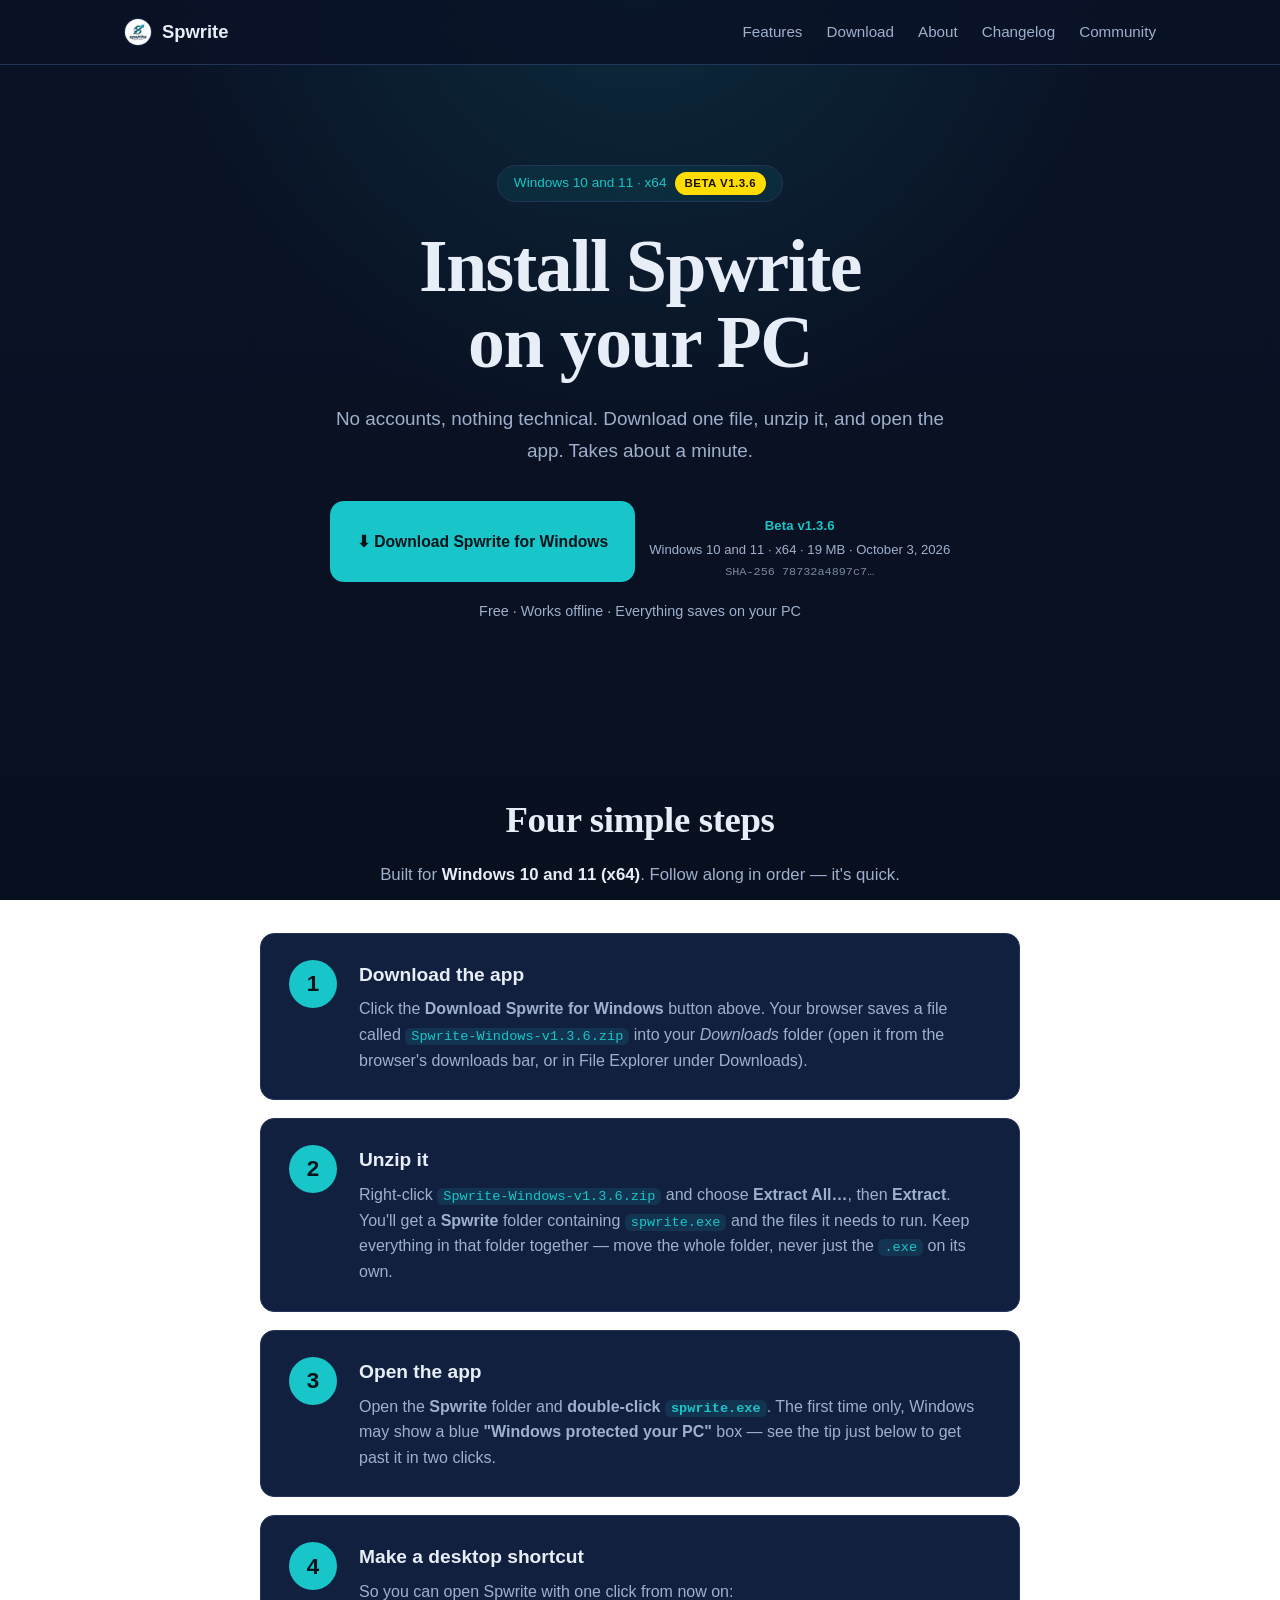
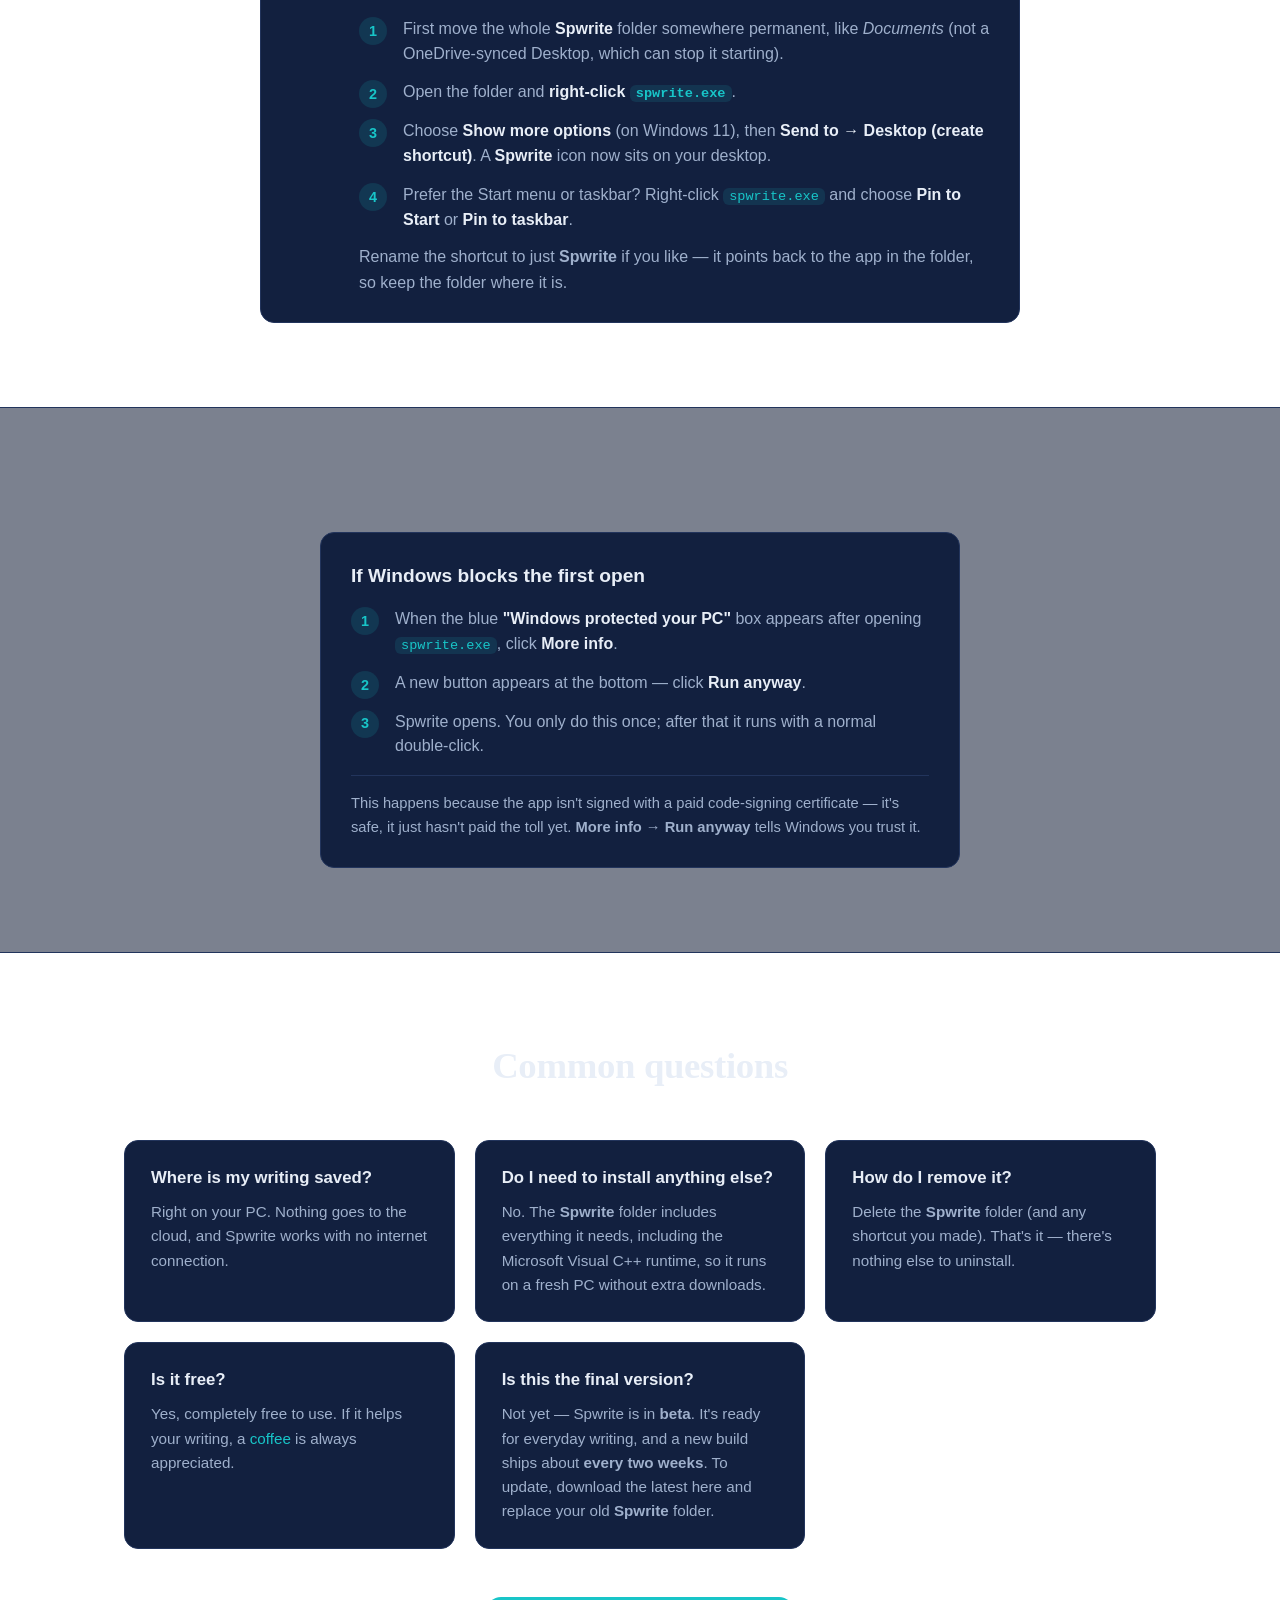
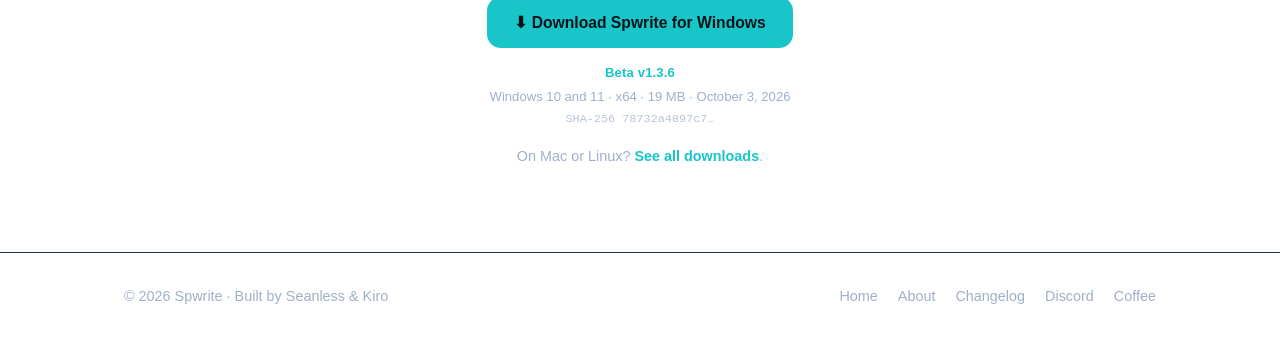
<file: windows.html>
<!DOCTYPE html>
<html lang="en">
<head>
  <meta charset="UTF-8" />
  <meta name="viewport" content="width=device-width, initial-scale=1.0" />
  <title>Install Spwrite on Windows — step by step</title>
  <meta name="description" content="A simple, no-jargon guide to installing Spwrite on Windows: download, run, get past SmartScreen, and start writing." />
  <link rel="icon" href="assets/spwrite_logo.png" type="image/png" />
  <link rel="stylesheet" href="styles.css" />
</head>
<body>
  <header class="nav">
    <div class="container nav-inner">
      <a class="brand" href="index.html">
        <img src="assets/spwrite_logo.png" alt="Spwrite logo" width="28" height="28" />
        <span>Spwrite</span>
      </a>
      <button class="nav-toggle" aria-label="Menu" aria-expanded="false" aria-controls="nav-links">
        <span></span><span></span><span></span>
      </button>
      <nav class="nav-links" id="nav-links">
        <a href="index.html#features">Features</a>
        <a href="index.html#download">Download</a>
        <a href="about.html">About</a>
        <a href="changelog.html">Changelog</a>
        <a href="https://discord.gg/KCWfmqGCNy" target="_blank" rel="noopener">Community</a>
      </nav>
    </div>
  </header>

  <main id="top">
    <!-- Hero -->
    <section class="hero">
      <div class="container hero-inner">
        <span class="badge">Windows 10 and 11 · x64<span class="beta-tag" data-platform-version="windows">Beta v1.3.6</span></span>
        <h1>Install Spwrite<br />on your PC</h1>
        <p class="lead">
          No accounts, nothing technical. Download one file, unzip it, and open the
          app. Takes about a minute.
        </p>
        <div class="hero-actions" data-release="windows">
          <a class="btn btn-primary dl-btn"
             href="downloads/Spwrite-Windows-v1.3.6.zip"
             download="Spwrite-Windows-v1.3.6.zip">⬇ Download Spwrite for Windows</a>
          <div class="dl-meta dl-meta-center"></div>
        </div>
        <p class="detected">Free · Works offline · Everything saves on your PC</p>
      </div>
    </section>

    <!-- Steps -->
    <section class="section">
      <div class="container">
        <h2>Four simple steps</h2>
        <p class="section-sub">Built for <strong>Windows 10 and 11 (x64)</strong>. Follow along in order — it's quick.</p>

        <div class="guide-steps">
          <div class="guide-step">
            <div class="guide-num">1</div>
            <div class="guide-body">
              <h3>Download the app</h3>
              <p>Click the <strong>Download Spwrite for Windows</strong> button above.
                Your browser saves a file called <code>Spwrite-Windows-v1.3.6.zip</code>
                into your <em>Downloads</em> folder (open it from the browser's downloads
                bar, or in File Explorer under Downloads).</p>
            </div>
          </div>

          <div class="guide-step">
            <div class="guide-num">2</div>
            <div class="guide-body">
              <h3>Unzip it</h3>
              <p>Right-click <code>Spwrite-Windows-v1.3.6.zip</code> and choose
                <strong>Extract All…</strong>, then <strong>Extract</strong>. You'll get a
                <strong>Spwrite</strong> folder containing <code>spwrite.exe</code> and the
                files it needs to run. Keep everything in that folder together — move the
                whole folder, never just the <code>.exe</code> on its own.</p>
            </div>
          </div>

          <div class="guide-step">
            <div class="guide-num">3</div>
            <div class="guide-body">
              <h3>Open the app</h3>
              <p>Open the <strong>Spwrite</strong> folder and
                <strong>double-click <code>spwrite.exe</code></strong>. The first time only,
                Windows may show a blue <strong>"Windows protected your PC"</strong> box —
                see the tip just below to get past it in two clicks.</p>
            </div>
          </div>

          <div class="guide-step">
            <div class="guide-num">4</div>
            <div class="guide-body">
              <h3>Make a desktop shortcut</h3>
              <p>So you can open Spwrite with one click from now on:</p>
              <ol class="open-steps" style="margin-top:12px;">
                <li>First move the whole <strong>Spwrite</strong> folder somewhere
                  permanent, like <em>Documents</em> (not a OneDrive-synced Desktop,
                  which can stop it starting).</li>
                <li>Open the folder and <strong>right-click <code>spwrite.exe</code></strong>.</li>
                <li>Choose <strong>Show more options</strong> (on Windows 11), then
                  <strong>Send to → Desktop (create shortcut)</strong>. A
                  <strong>Spwrite</strong> icon now sits on your desktop.</li>
                <li>Prefer the Start menu or taskbar? Right-click
                  <code>spwrite.exe</code> and choose
                  <strong>Pin to Start</strong> or <strong>Pin to taskbar</strong>.</li>
              </ol>
              <p style="margin-top:12px;">Rename the shortcut to just
                <strong>Spwrite</strong> if you like — it points back to the app in the
                folder, so keep the folder where it is.</p>
            </div>
          </div>
        </div>
      </div>
    </section>

    <!-- SmartScreen tip -->
    <section class="section section-alt">
      <div class="container">
        <div class="open-guide">
          <h3>If Windows blocks the first open</h3>
          <ol class="open-steps">
            <li>When the blue <strong>"Windows protected your PC"</strong> box appears
              after opening <code>spwrite.exe</code>, click <strong>More info</strong>.</li>
            <li>A new button appears at the bottom — click <strong>Run anyway</strong>.</li>
            <li>Spwrite opens. You only do this once; after that it runs with a normal
              double-click.</li>
          </ol>
          <p class="tip-note">
            This happens because the app isn't signed with a paid code-signing
            certificate — it's safe, it just hasn't paid the toll yet. <strong>More
            info → Run anyway</strong> tells Windows you trust it.
          </p>
        </div>
      </div>
    </section>

    <!-- FAQ -->
    <section class="section">
      <div class="container">
        <h2>Common questions</h2>
        <div class="faq">
          <div class="faq-item">
            <h3>Where is my writing saved?</h3>
            <p>Right on your PC. Nothing goes to the cloud, and Spwrite works with no
              internet connection.</p>
          </div>
          <div class="faq-item">
            <h3>Do I need to install anything else?</h3>
            <p>No. The <strong>Spwrite</strong> folder includes everything it needs,
              including the Microsoft Visual C++ runtime, so it runs on a fresh PC without
              extra downloads.</p>
          </div>
          <div class="faq-item">
            <h3>How do I remove it?</h3>
            <p>Delete the <strong>Spwrite</strong> folder (and any shortcut you made).
              That's it — there's nothing else to uninstall.</p>
          </div>
          <div class="faq-item">
            <h3>Is it free?</h3>
            <p>Yes, completely free to use. If it helps your writing, a
              <a href="https://buymeacoffee.com/seanless" target="_blank" rel="noopener">coffee</a>
              is always appreciated.</p>
          </div>
          <div class="faq-item">
            <h3>Is this the final version?</h3>
            <p>Not yet — Spwrite is in <strong>beta</strong>. It's ready for everyday
              writing, and a new build ships about <strong>every two weeks</strong>. To
              update, download the latest here and replace your old
              <strong>Spwrite</strong> folder.</p>
          </div>
        </div>

        <div class="support" style="margin-top:48px;" data-release="windows">
          <a class="btn btn-primary dl-btn"
             href="downloads/Spwrite-Windows-v1.3.6.zip"
             download="Spwrite-Windows-v1.3.6.zip">⬇ Download Spwrite for Windows</a>
          <div class="dl-meta dl-meta-center"></div>
          <p class="detected" style="margin-top:16px;">
            On Mac or Linux? <a href="index.html#download">See all downloads</a>.
          </p>
        </div>
      </div>
    </section>
  </main>

  <footer class="footer">
    <div class="container footer-inner">
      <span>© <span id="year"></span> Spwrite · Built by Seanless &amp; Kiro</span>
      <div class="footer-links">
        <a href="index.html">Home</a>
        <a href="about.html">About</a>
        <a href="changelog.html">Changelog</a>
        <a href="https://discord.gg/KCWfmqGCNy" target="_blank" rel="noopener">Discord</a>
        <a href="https://buymeacoffee.com/seanless" target="_blank" rel="noopener">Coffee</a>
      </div>
    </div>
  </footer>

  <script src="script.js"></script>
  <script src="release.js"></script>
  <script data-goatcounter="https://seanless.goatcounter.com/count"
          async src="//gc.zgo.at/count.js"></script>
</body>
</html>
</file>
<file: styles.css>
:root {
  --bg: #0a1226;
  --bg-alt: #0f1a33;
  --card: #12203f;
  --border: #22345c;
  --text: #e8eef7;
  --muted: #9fb0cc;
  --accent: #18c5c8;        /* dark cyan */
  --accent-hover: #3fdadd;
  --coffee: #ffdd00;
  --radius: 14px;
  --max: 1080px;
}

* { box-sizing: border-box; margin: 0; padding: 0; }

html { scroll-behavior: smooth; }

::selection {
  background: rgba(24, 197, 200, 0.28);
  color: var(--text);
}

::-webkit-scrollbar { width: 12px; }
::-webkit-scrollbar-track { background: var(--bg); }
::-webkit-scrollbar-thumb {
  background: var(--border);
  border-radius: 8px;
  border: 3px solid var(--bg);
}
::-webkit-scrollbar-thumb:hover { background: #2d436f; }

body {
  font-family: -apple-system, BlinkMacSystemFont, "Segoe UI", Roboto, Helvetica, Arial, sans-serif;
  background:
    radial-gradient(900px circle at 50% -5%, rgba(24, 197, 200, 0.14), transparent 55%),
    linear-gradient(180deg, #0a1226 0%, #081020 100%);
  background-attachment: fixed;
  color: var(--text);
  line-height: 1.6;
  min-height: 100vh;
  -webkit-font-smoothing: antialiased;
}

.container {
  width: 100%;
  max-width: var(--max);
  margin: 0 auto;
  padding: 0 24px;
}

a { color: var(--accent); text-decoration: none; }
a:hover { color: var(--accent-hover); }

:focus-visible {
  outline: 2px solid var(--accent);
  outline-offset: 3px;
  border-radius: 4px;
}

/* Nav */
.nav {
  position: sticky;
  top: 0;
  z-index: 10;
  background: rgba(10, 18, 38, 0.85);
  backdrop-filter: blur(10px);
  border-bottom: 1px solid var(--border);
}
.nav-inner {
  display: flex;
  align-items: center;
  justify-content: space-between;
  height: 64px;
}
.brand {
  display: flex;
  align-items: center;
  gap: 10px;
  font-weight: 700;
  font-size: 1.15rem;
  color: var(--text);
}
.brand img {
  border-radius: 50%;
  object-fit: cover;
  border: 1px solid var(--border);
}
.nav-links { display: flex; gap: 24px; align-items: center; }
.nav-links a { color: var(--muted); font-size: 0.95rem; transition: color 0.2s ease; }
.nav-links a:hover { color: var(--text); }

/* Hamburger toggle — hidden on desktop, shown on mobile */
.nav-toggle {
  display: none;
  flex-direction: column;
  justify-content: center;
  gap: 5px;
  width: 44px;
  height: 44px;
  padding: 10px;
  background: transparent;
  border: 1px solid var(--border);
  border-radius: 10px;
  cursor: pointer;
}
.nav-toggle span {
  display: block;
  height: 2px;
  width: 100%;
  background: var(--text);
  border-radius: 2px;
  transition: transform 0.25s ease, opacity 0.2s ease;
}
.nav-toggle[aria-expanded="true"] span:nth-child(1) { transform: translateY(7px) rotate(45deg); }
.nav-toggle[aria-expanded="true"] span:nth-child(2) { opacity: 0; }
.nav-toggle[aria-expanded="true"] span:nth-child(3) { transform: translateY(-7px) rotate(-45deg); }

/* Hero */
.hero {
  padding: 100px 0 84px;
  text-align: center;
}
.badge {
  display: inline-block;
  padding: 6px 16px;
  border: 1px solid var(--border);
  border-radius: 999px;
  font-size: 0.85rem;
  color: var(--accent);
  background: rgba(24, 197, 200, 0.08);
  margin-bottom: 26px;
}
.beta-tag {
  display: inline-block;
  margin-left: 8px;
  padding: 2px 10px;
  border-radius: 999px;
  font-size: 0.72rem;
  font-weight: 700;
  letter-spacing: 0.04em;
  text-transform: uppercase;
  color: #1a1400;
  background: var(--coffee, #ffd23f);
  vertical-align: middle;
}
.beta-note {
  max-width: 620px;
  margin: 0 auto 40px;
  padding: 14px 18px;
  border: 1px solid var(--border);
  border-left: 3px solid var(--coffee, #ffd23f);
  border-radius: var(--radius);
  color: var(--muted);
  font-size: 0.92rem;
  text-align: left;
}
.beta-note strong { color: var(--text); }
.hero h1 {
  font-family: Georgia, "Times New Roman", serif;
  font-size: clamp(2.8rem, 6vw, 4.6rem);
  line-height: 1.04;
  letter-spacing: -0.02em;
  margin-bottom: 22px;
  text-wrap: balance;
}
.lead {
  max-width: 620px;
  margin: 0 auto 34px;
  font-size: 1.18rem;
  line-height: 1.7;
  color: var(--muted);
}
.hero-actions {
  display: flex;
  gap: 14px;
  justify-content: center;
  flex-wrap: wrap;
}
.detected { margin-top: 18px; color: var(--muted); font-size: 0.9rem; }
.detected a { font-weight: 600; }

/* Buttons */
.btn {
  display: inline-flex;
  align-items: center;
  justify-content: center;
  gap: 8px;
  padding: 12px 26px;
  border-radius: var(--radius);
  font-weight: 600;
  font-size: 0.98rem;
  border: 1px solid transparent;
  transition: all 0.15s ease;
  cursor: pointer;
}
.btn-primary { background: var(--accent); color: #04141a; }
.btn-primary:hover { background: var(--accent-hover); color: #04141a; transform: translateY(-1px); }
.btn-ghost { border-color: var(--border); color: var(--text); }
.btn-ghost:hover { border-color: var(--accent); color: var(--text); }
.btn-block { width: 100%; margin-top: 8px; }
.btn[aria-disabled="true"] {
  background: var(--border);
  color: var(--muted, #8a8f98);
  cursor: not-allowed;
  pointer-events: none;
  opacity: 0.7;
}
.btn-coffee {
  background: var(--coffee);
  color: #1a1400;
  font-size: 1.05rem;
  padding: 14px 32px;
}
.btn-coffee:hover { background: #ffe94d; color: #1a1400; transform: translateY(-2px); }
.btn-discord {
  background: #5865f2;
  color: #fff;
  font-size: 1.05rem;
  padding: 14px 32px;
}
.btn-discord:hover { background: #4752e0; color: #fff; transform: translateY(-2px); }

/* Sections */
.section { padding: 84px 0; }
.section-alt {
  background: rgba(15, 26, 51, 0.55);
  border-top: 1px solid var(--border);
  border-bottom: 1px solid var(--border);
}
.section h2 {
  font-family: Georgia, "Times New Roman", serif;
  font-size: clamp(1.9rem, 3.5vw, 2.3rem);
  text-align: center;
  margin-bottom: 12px;
  letter-spacing: -0.01em;
  text-wrap: balance;
}
.section-sub {
  text-align: center;
  color: var(--muted);
  max-width: 660px;
  margin: 0 auto 40px;
  font-size: 1.05rem;
  text-wrap: pretty;
}
.section-sub strong { color: var(--text); }
.section-sub code {
  background: rgba(24, 197, 200, 0.12);
  color: var(--accent);
  padding: 2px 6px;
  border-radius: 6px;
}

/* Grid of cards */
.grid {
  display: grid;
  grid-template-columns: repeat(auto-fit, minmax(220px, 1fr));
  gap: 20px;
  margin-top: 40px;
}
.card {
  background: var(--card);
  border: 1px solid var(--border);
  border-radius: var(--radius);
  padding: 28px 24px;
  transition: border-color 0.2s ease, transform 0.2s ease, box-shadow 0.2s ease;
}
.card:hover {
  border-color: rgba(24, 197, 200, 0.5);
  transform: translateY(-3px);
  box-shadow: 0 12px 28px rgba(0, 0, 0, 0.35);
}
.card .icon { font-size: 1.8rem; margin-bottom: 14px; line-height: 1; }
.card h3 {
  font-family: Georgia, "Times New Roman", serif;
  font-size: 1.18rem;
  margin-bottom: 8px;
  letter-spacing: -0.01em;
}
.card p { color: var(--muted); font-size: 0.95rem; line-height: 1.65; }

/* Changelog */
.changelog {
  max-width: 760px;
  margin: 0 auto;
  display: flex;
  flex-direction: column;
  gap: 22px;
}
.changelog-status { text-align: center; color: var(--muted); }
.changelog-status code {
  background: rgba(24, 197, 200, 0.12);
  color: var(--accent);
  padding: 1px 6px;
  border-radius: 6px;
}
.changelog-entry {
  background: var(--card);
  border: 1px solid var(--border);
  border-radius: var(--radius);
  padding: 28px 30px;
}
.changelog-head {
  display: flex;
  align-items: center;
  flex-wrap: wrap;
  gap: 12px;
  padding-bottom: 16px;
  margin-bottom: 16px;
  border-bottom: 1px solid var(--border);
}
.changelog-version {
  font-family: Georgia, "Times New Roman", serif;
  font-size: 1.5rem;
  letter-spacing: -0.01em;
}
.changelog-date { color: var(--muted); font-size: 0.9rem; }
.changelog-pill {
  margin-left: auto;
  padding: 3px 12px;
  border-radius: 999px;
  font-size: 0.72rem;
  font-weight: 700;
  letter-spacing: 0.04em;
  text-transform: uppercase;
  color: #04141a;
  background: var(--accent);
}
.changelog-body h1,
.changelog-body h2,
.changelog-body h3 { margin: 18px 0 8px; font-size: 1.1rem; }
.changelog-body h1:first-child,
.changelog-body h2:first-child,
.changelog-body h3:first-child { margin-top: 0; }
.changelog-body p { color: var(--muted); margin-bottom: 10px; }
.changelog-body ul { list-style: none; margin: 8px 0 14px; }
.changelog-body ul ul { margin: 6px 0 6px; }
.changelog-body li {
  position: relative;
  padding-left: 22px;
  color: var(--muted);
  margin-bottom: 6px;
}
.changelog-body li::before {
  content: "";
  position: absolute;
  left: 2px;
  top: 10px;
  width: 6px;
  height: 6px;
  border-radius: 50%;
  background: var(--accent);
}
/* Sub-bullets: smaller, hollow marker */
.changelog-body ul ul li { font-size: 0.95em; }
.changelog-body ul ul li::before {
  background: transparent;
  border: 1.5px solid var(--accent);
  width: 5px;
  height: 5px;
}
.changelog-body strong { color: var(--text); }
.changelog-body code {
  font-family: "SFMono-Regular", Consolas, "Liberation Mono", Menlo, monospace;
  font-size: 0.85em;
  background: rgba(24, 197, 200, 0.12);
  color: var(--accent);
  padding: 1px 6px;
  border-radius: 6px;
}

/* Mobile download notice */
.mobile-notice {
  max-width: 540px;
  margin: 0 auto;
  background: var(--card);
  border: 1px solid var(--border);
  border-radius: var(--radius);
  padding: 36px 30px;
  text-align: center;
}
.mobile-notice-icon { font-size: 2.4rem; margin-bottom: 10px; line-height: 1; }
.mobile-notice h3 { font-size: 1.3rem; margin-bottom: 10px; }
.mobile-notice p { color: var(--muted); margin-bottom: 22px; }

/* Download */
.download-grid {
  display: grid;
  grid-template-columns: repeat(auto-fit, minmax(240px, 1fr));
  gap: 20px;
}
.dl-card {
  background: var(--card);
  border: 1px solid var(--border);
  border-radius: var(--radius);
  padding: 28px 24px;
  text-align: center;
  transition: border-color 0.2s ease, transform 0.2s ease;
}
.dl-card:hover { transform: translateY(-3px); border-color: rgba(24, 197, 200, 0.5); }
.dl-card.highlight {
  border-color: var(--accent);
  box-shadow: 0 0 0 1px var(--accent), 0 12px 28px rgba(0, 0, 0, 0.35);
}
.dl-os { font-size: 1.3rem; font-weight: 700; }
.dl-desc { color: var(--muted); font-size: 0.9rem; margin-bottom: 8px; }
.dl-source {
  display: inline-block;
  margin-top: 12px;
  font-size: 0.85rem;
  color: var(--muted);
}
.dl-source:hover { color: var(--accent); }

/* Release meta (version · size · date · checksum) */
.dl-meta {
  display: flex;
  flex-direction: column;
  gap: 3px;
  margin-top: 12px;
  font-size: 0.82rem;
  color: var(--muted);
}
.dl-meta:empty { display: none; }
.dl-meta-center { align-items: center; text-align: center; margin-top: 14px; }
.dl-ver { color: var(--accent); font-weight: 600; letter-spacing: 0.01em; }
.dl-sub { color: var(--muted); }
.dl-hash {
  font-family: "SFMono-Regular", Consolas, "Liberation Mono", Menlo, monospace;
  font-size: 0.74rem;
  color: var(--muted);
  opacity: 0.75;
  cursor: help;
}
/* Open guide */
.open-guide {
  max-width: 640px;
  margin: 40px auto 0;
  background: var(--card);
  border: 1px solid var(--border);
  border-radius: var(--radius);
  padding: 28px 30px;
}
.open-guide h3 { font-size: 1.2rem; margin-bottom: 16px; }
.open-steps {
  list-style: none;
  counter-reset: step;
  display: flex;
  flex-direction: column;
  gap: 14px;
}
.open-steps li {
  counter-increment: step;
  position: relative;
  padding-left: 44px;
  color: var(--muted);
  line-height: 1.55;
}
.open-steps li strong { color: var(--text); }
.open-steps li::before {
  content: counter(step);
  position: absolute;
  left: 0;
  top: 0;
  width: 28px;
  height: 28px;
  border-radius: 50%;
  background: rgba(24, 197, 200, 0.14);
  color: var(--accent);
  font-weight: 700;
  font-size: 0.9rem;
  display: flex;
  align-items: center;
  justify-content: center;
}
.open-steps code {
  font-family: "SFMono-Regular", Consolas, "Liberation Mono", Menlo, monospace;
  font-size: 0.85em;
  background: rgba(24, 197, 200, 0.12);
  color: var(--accent);
  padding: 1px 6px;
  border-radius: 6px;
}

/* Guide steps (big, visual) */
.guide-steps {
  display: flex;
  flex-direction: column;
  gap: 18px;
  max-width: 760px;
  margin: 44px auto 0;
}
.guide-step {
  display: flex;
  align-items: flex-start;
  gap: 22px;
  background: var(--card);
  border: 1px solid var(--border);
  border-radius: var(--radius);
  padding: 26px 28px;
  transition: border-color 0.2s ease, transform 0.2s ease;
}
.guide-step:hover { border-color: rgba(24, 197, 200, 0.5); transform: translateY(-2px); }
.guide-num {
  flex: 0 0 auto;
  width: 48px;
  height: 48px;
  border-radius: 50%;
  background: var(--accent);
  color: #04141a;
  display: flex;
  align-items: center;
  justify-content: center;
  font-weight: 700;
  font-size: 1.4rem;
}
.guide-body h3 { font-size: 1.2rem; margin-bottom: 6px; }
.guide-body p { color: var(--muted); }
.guide-body code, .open-guide code {
  font-family: "SFMono-Regular", Consolas, "Liberation Mono", Menlo, monospace;
  font-size: 0.85em;
  background: rgba(24, 197, 200, 0.12);
  color: var(--accent);
  padding: 1px 6px;
  border-radius: 6px;
}
.tip-note {
  margin-top: 16px;
  padding-top: 16px;
  border-top: 1px solid var(--border);
  color: var(--muted);
  font-size: 0.92rem;
}

/* FAQ */
.faq {
  display: grid;
  grid-template-columns: repeat(auto-fit, minmax(260px, 1fr));
  gap: 20px;
  margin-top: 44px;
}
.faq-item {
  background: var(--card);
  border: 1px solid var(--border);
  border-radius: var(--radius);
  padding: 24px 26px;
}
.faq-item h3 { font-size: 1.05rem; margin-bottom: 8px; }
.faq-item p { color: var(--muted); font-size: 0.95rem; }

/* Support */
.support { text-align: center; }

/* Footer */
.footer { border-top: 1px solid var(--border); padding: 32px 0; }
.footer-inner {
  display: flex;
  align-items: center;
  justify-content: space-between;
  color: var(--muted);
  font-size: 0.9rem;
  flex-wrap: wrap;
  gap: 12px;
}
.footer-links { display: flex; gap: 20px; }
.footer-links a { color: var(--muted); }
.footer-links a:hover { color: var(--text); }

@media (max-width: 760px) {
  .nav-toggle { display: flex; }
  .nav-inner { position: relative; }

  /* Links collapse into a dropdown panel below the bar */
  .nav-links {
    position: absolute;
    top: calc(100% + 1px);
    left: 0;
    right: 0;
    flex-direction: column;
    align-items: stretch;
    gap: 0;
    padding: 8px;
    background: rgba(10, 18, 38, 0.98);
    backdrop-filter: blur(10px);
    border: 1px solid var(--border);
    border-top: none;
    border-radius: 0 0 var(--radius) var(--radius);
    box-shadow: 0 16px 32px rgba(0, 0, 0, 0.45);
    transform-origin: top;
    transform: scaleY(0);
    opacity: 0;
    pointer-events: none;
    transition: transform 0.2s ease, opacity 0.2s ease;
  }
  .nav-links.open {
    transform: scaleY(1);
    opacity: 1;
    pointer-events: auto;
  }
  .nav-links a {
    padding: 14px 16px;
    font-size: 1rem;
    border-radius: 10px;
  }
  .nav-links a:hover,
  .nav-links a:focus-visible {
    background: rgba(24, 197, 200, 0.1);
    color: var(--text);
  }
}

@media (max-width: 600px) {
  .hero { padding: 68px 0 56px; }
  .section { padding: 56px 0; }
}
</file>
